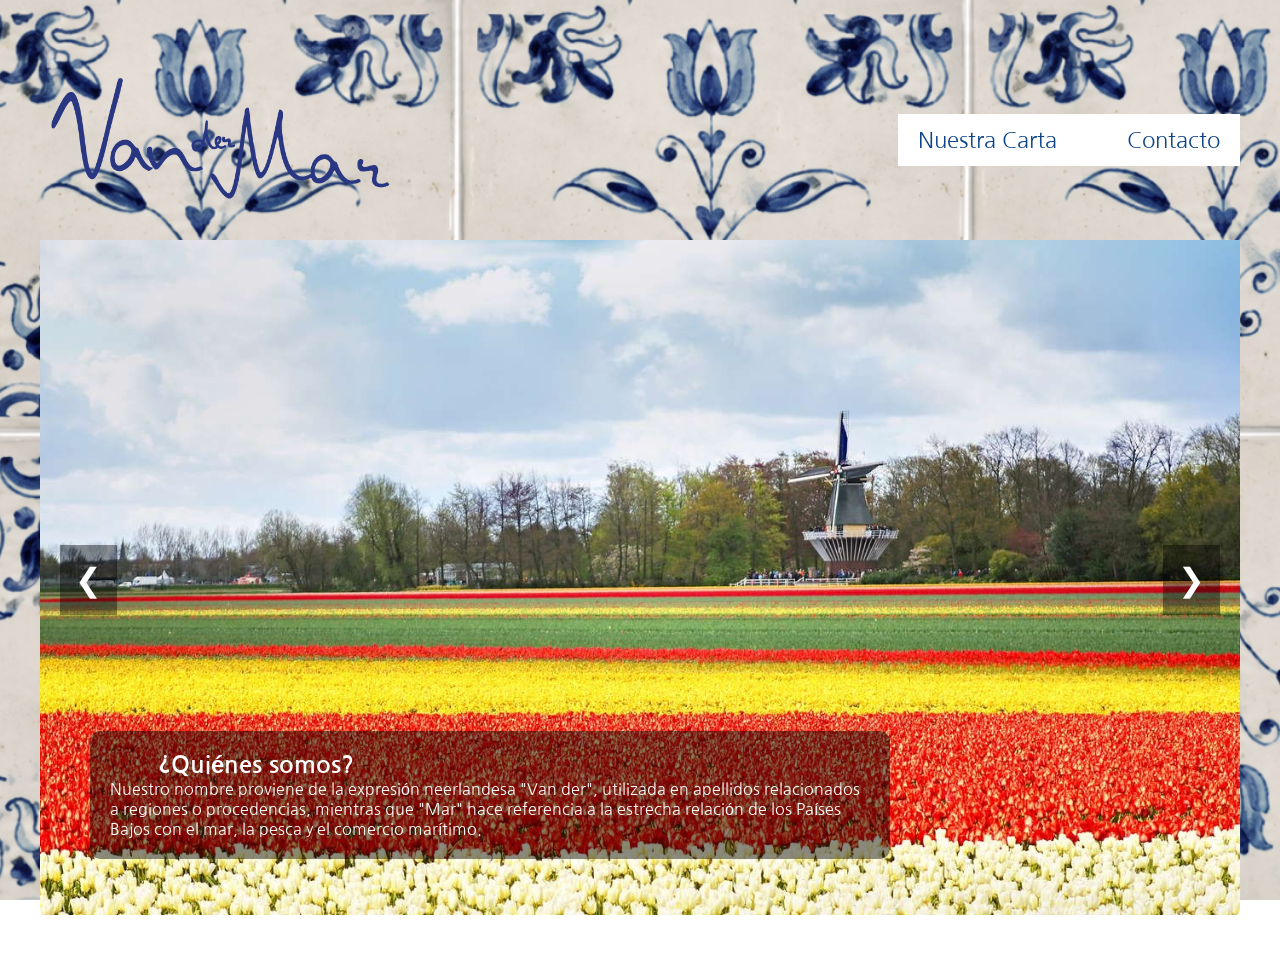
<file: index.html>
<!DOCTYPE html>
<html lang="es">
<head>
    <meta charset="UTF-8">
    <meta name="viewport" content="width=device-width, initial-scale=1.0">
    <link rel="preconnect" href="https://fonts.googleapis.com">
    <link rel="preconnect" href="https://fonts.gstatic.com" crossorigin>
    <link href="https://fonts.googleapis.com/css2?family=Nanum+Gothic&display=swap" rel="stylesheet">
    <link rel="stylesheet" href="css/estilo.css">
    
    <title>VanderMar</title>
</head>
<body>
<div class="container">
    <header><!--encabezado-->
        <a href="index.html">
            <img  id="logo" src="imagenes/Van_de_mar.png" alt="Logo"/>
        </a>
        <button class="menu-toggle">
            ☰
        </button>
        <nav class="menu"><!--titulo-->
            <ul class="menu-horizontal">
                <li><a href="#">Nuestra Carta</a>
                    <ul class="menu-vertical"> <!--menu de las cartas-->
                         <li>
                            <a href="entradas.html">Entradas</a>
                        </li>
                        <li>
                            <a href="fondos.html">Fondos</a>
                        </li>
                        <li>
                            <a href="postres.html">Postres</a>
                        </li>
                        <li>
                            <a href="bebidas.html">Bebidas</a>
                        </li>
                        <li>
                            <a href="ninos.html">Niños</a>
                        </li>
                    </ul>
                </li>
                <li><a href="contacto.html">Contacto</a></li>
            </ul>
        </nav>
    </header>
    <main >
        <section ><!--ubicacion de los textos-->
            <div class="carrusel">
                <div class="slides">
                   
                    <div class="slide">
                        <img src="imagenes/c1.jpg" alt="">
                        <div class="texto-slide">
                            <h2>¿Quiénes somos?</h2>
                            <p>
                                Nuestro nombre proviene de la expresión neerlandesa "Van der", utilizada en apellidos
                                relacionados a regiones o procedencias, mientras que "Mar" hace referencia a la estrecha
                                relación de los Países Bajos con el mar, la pesca y el comercio marítimo.
                            </p>
                        </div>
                    </div>
                    <div class="slide">
                        <img src="imagenes/c2.jpg" alt="">
                        <div class="texto-slide">
                            <h2>¿Qué hacemos?</h2>
                            <p>
                                Van der Mar es un restaurante ubicado en la zona turística de la ciudad de Trujillo que ofrece
                                una propuesta gastronómica basada exclusivamente en la cocina holandesa tradicional y
                                contemporánea.
                            </p>
                        </div>
                    </div>
                    <div class="slide">
                        <img src="imagenes/c3.jpg"alt="">
                        <div class="texto-slide">
                            <h2>Nuestro objetivo</h2>
                            <p>
                                Ofrecer una experiencia gastronómica auténtica basada en la cocina holandesa, satisfaciendo
                                las necesidades de un público que busca propuestas innovadoras, exclusivas y de alta calidad
                                en la ciudad de Trujillo.
                            </p>
                        </div>
                    </div>
                
                </div>
                    <button class="prev">
                        ❮
                    </button>
                    <button class="next">
                        ❯
                    </button>
        </section>
    </main>
    <footer>
        <!--pie de pagina-->
    </footer>
    <script src="script/script.js"></script>
</div>
</body>
</file>
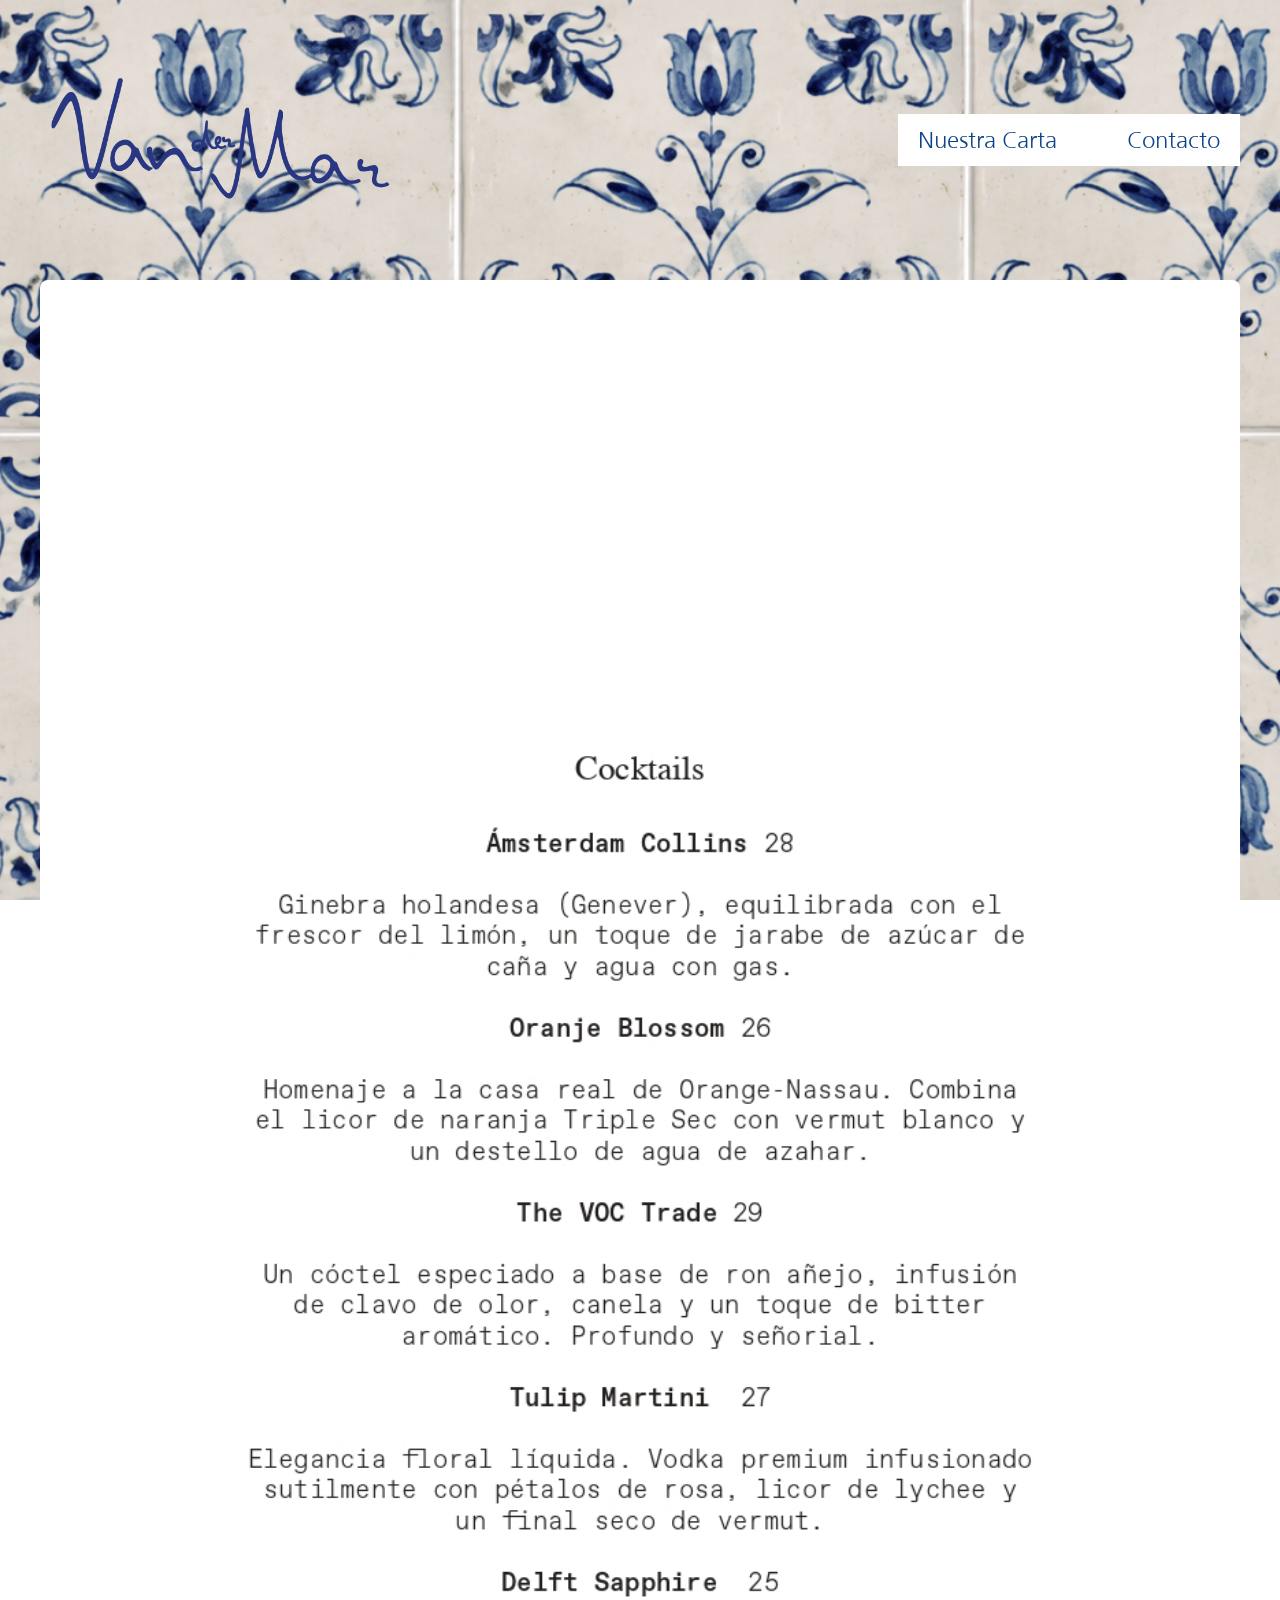
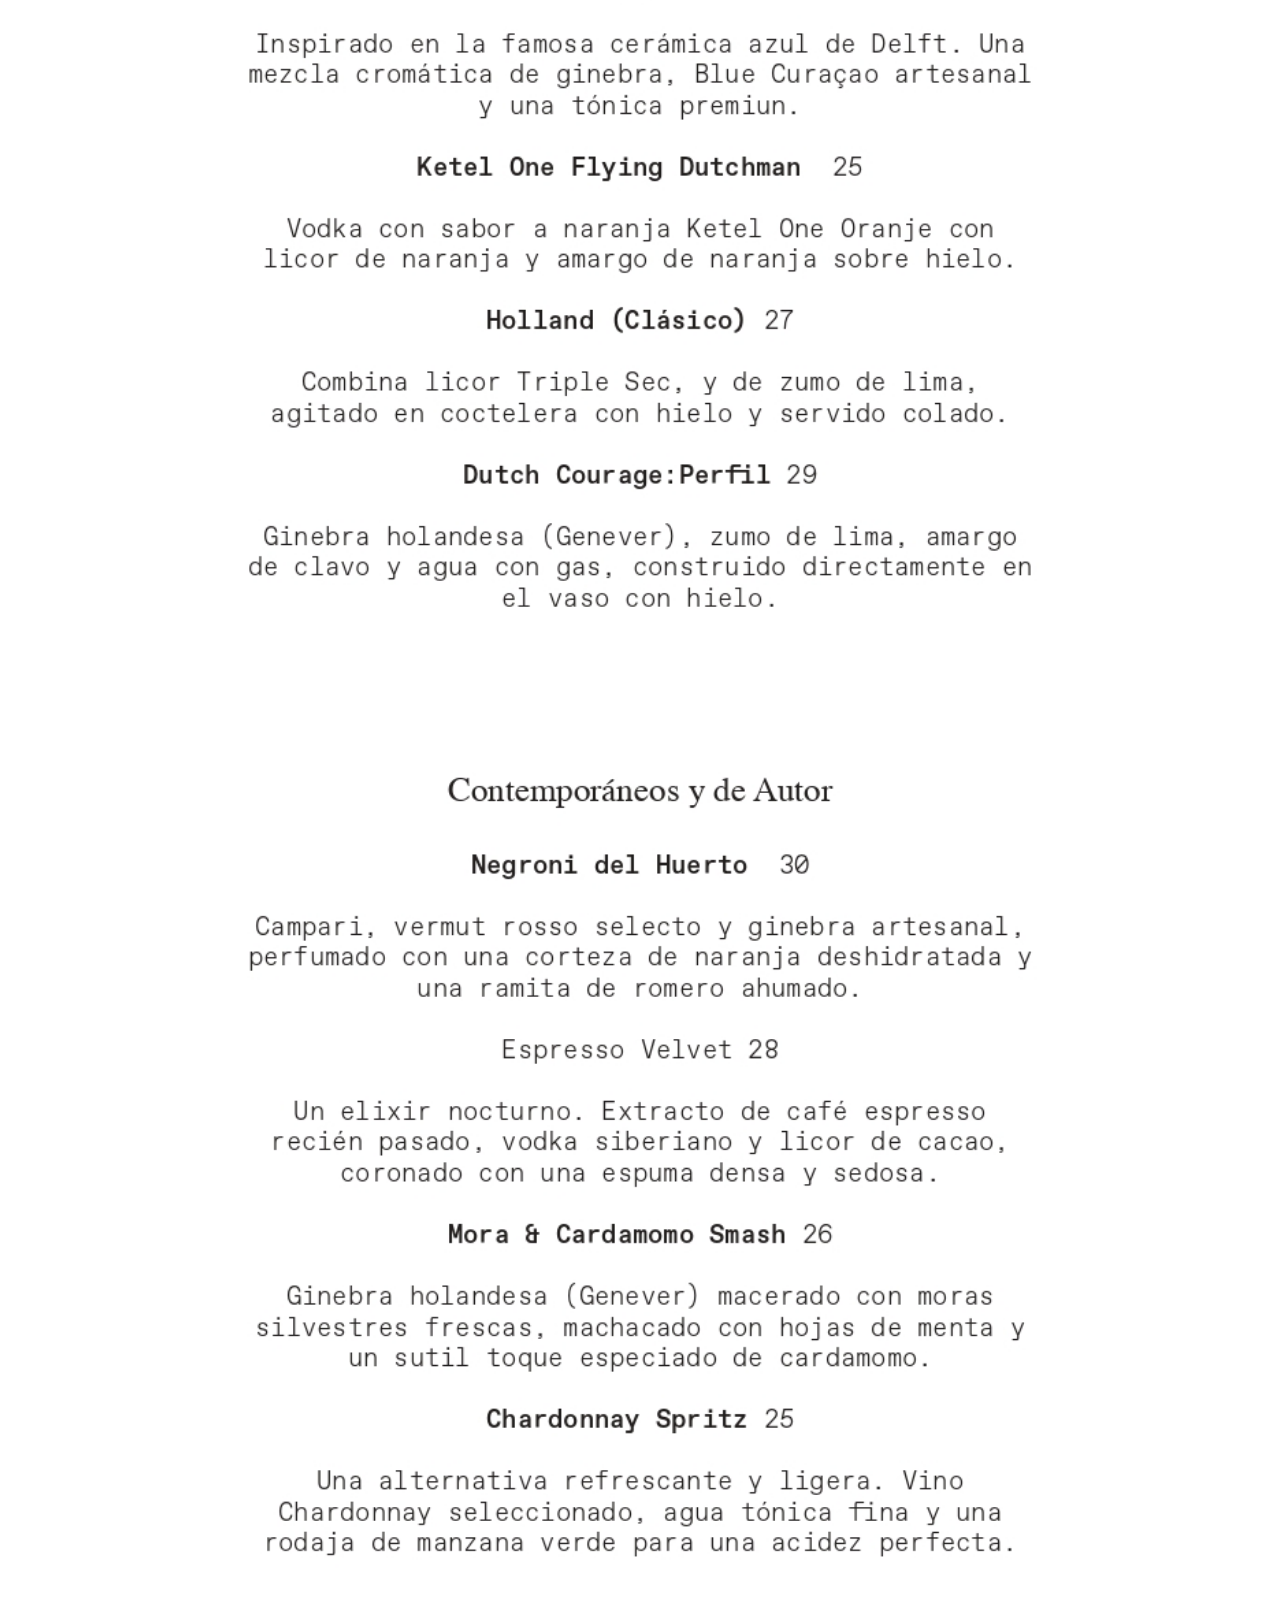
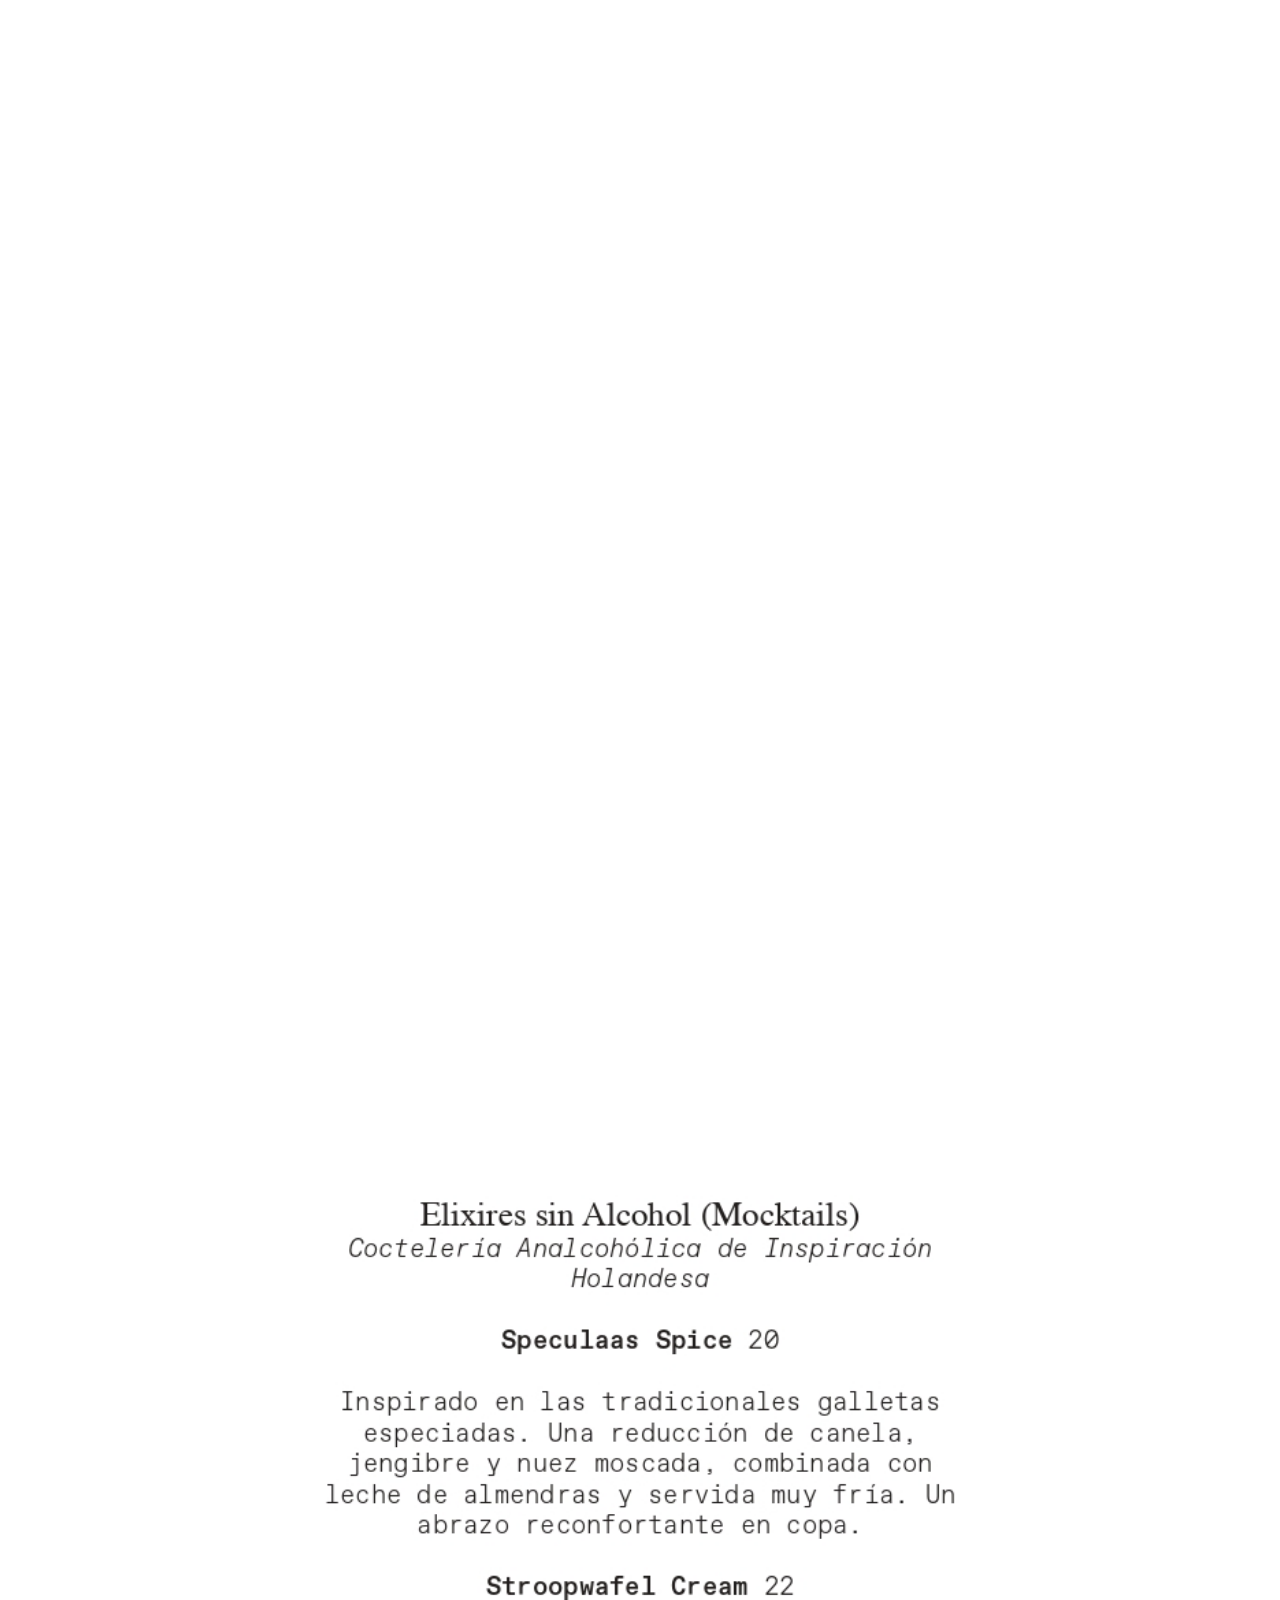
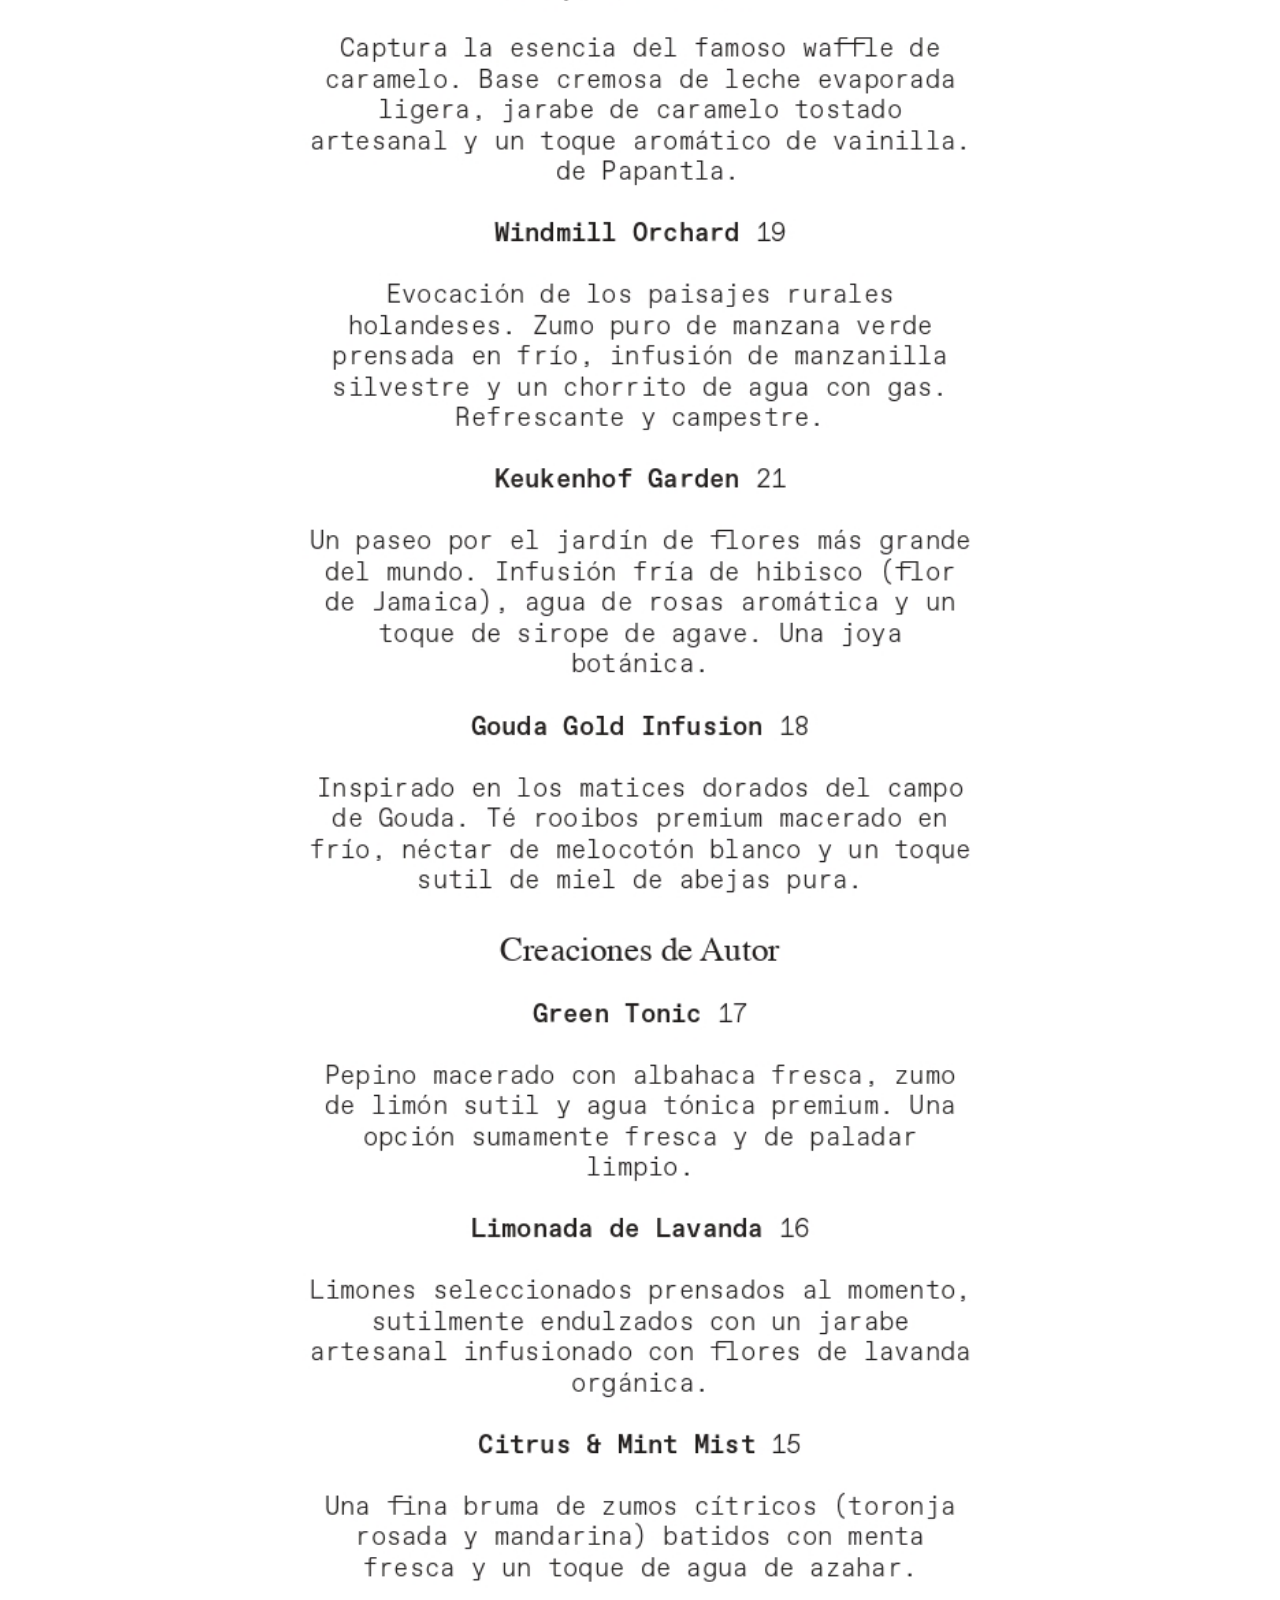
<file: bebidas.html>
<!DOCTYPE html>
<html lang="es">
<head>
    <meta charset="UTF-8">
    <meta name="viewport" content="width=device-width, initial-scale=1.0">
    <link rel="preconnect" href="https://fonts.googleapis.com">
    <link rel="preconnect" href="https://fonts.gstatic.com" crossorigin>
    <link href="https://fonts.googleapis.com/css2?family=Nanum+Gothic&display=swap" rel="stylesheet">
    <link rel="stylesheet" href="css/estilo.css">
    <title>Carta</title>
</head>
<body>
    <div class="container">
    <header><!--encabezado-->
        <a href="index.html">
            <img  id="logo" src="imagenes/Van_de_mar.png" alt="Logo"/>
        </a>
        <button class="menu-toggle">
            ☰
        </button>
        <nav class="menu"><!--titulo-->
            <ul class="menu-horizontal">
                <li><a href="#">Nuestra Carta</a>
                    <ul class="menu-vertical"> <!--menu de las cartas-->
                        <li>
                            <a href="e_f.html">Entradas y Fondos</a>
                        </li>
                        <li>
                            <a href="postres.html">Postres</a>
                        </li>
                        <li>
                            <a href="bebidas.html">Bebidas</a>
                        </li>
                        <li>
                            <a href="ninos.html">Niños</a>
                        </li>
                    </ul>
                </li>
                <li><a href="contacto.html">Contacto</a></li>
            </ul>
        </nav>
    </header>
        <main >
            <!---<h1 class="titulo">Carta de Entradas y Platos de fondo</h1>-->
            <section class="carta_fondos">
                <img src="imagenes/carta_bebidas/Carta_1.jpg" alt="">
                <img src="imagenes/carta_bebidas/Carta_2.jpg" alt="">
            </section>
        </main>
    <footer>
        <!--pie de pagina-->
    </footer>
    <script src="script/script.js"></script>
    </div>
</body>
</file>
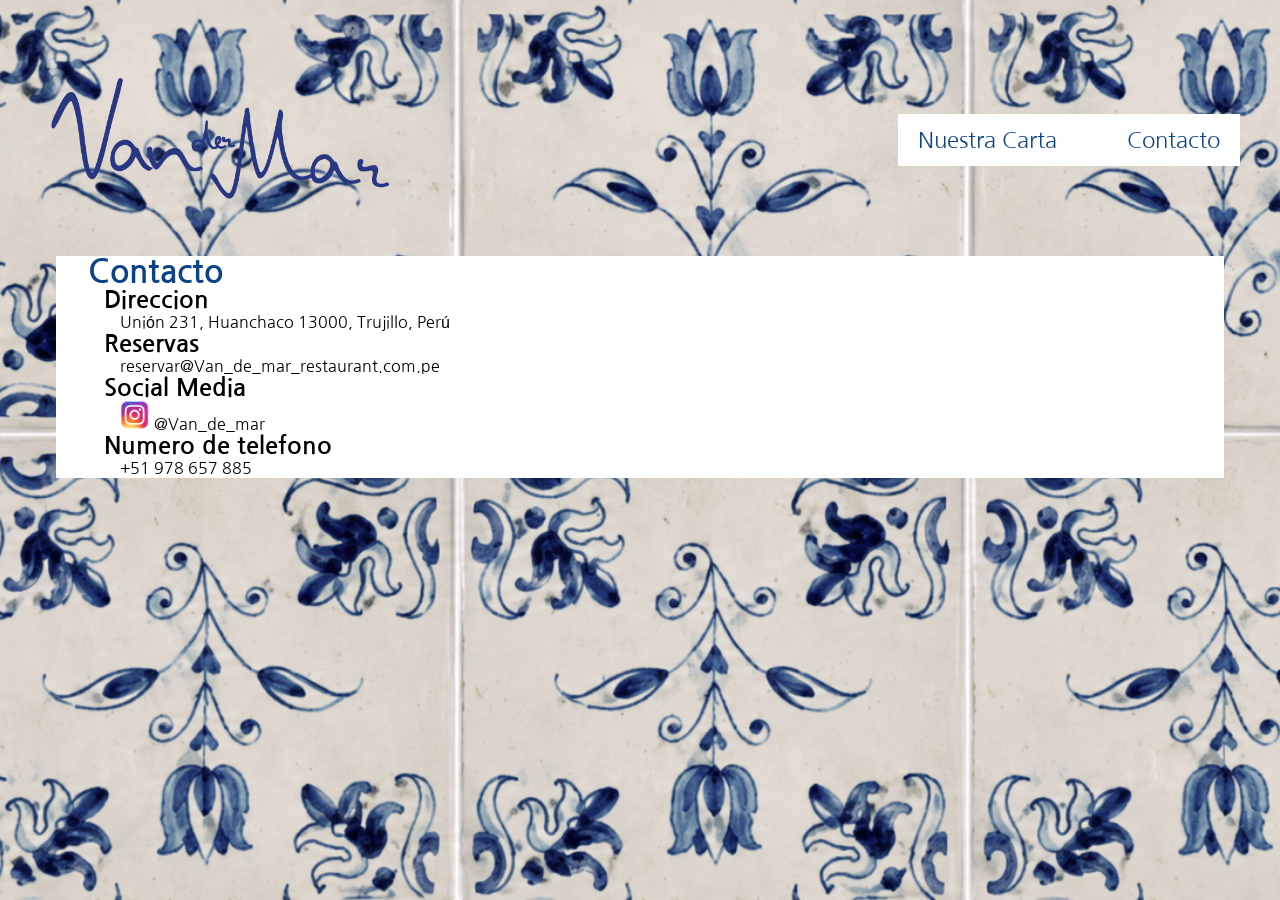
<file: contacto.html>
<!DOCTYPE html>
<html lang="es">
<head>
    <meta charset="UTF-8">
    <meta name="viewport" content="width=device-width, initial-scale=1.0">
    <link rel="preconnect" href="https://fonts.googleapis.com">
    <link rel="preconnect" href="https://fonts.gstatic.com" crossorigin>
    <link href="https://fonts.googleapis.com/css2?family=Nanum+Gothic&display=swap" rel="stylesheet">
    <link rel="stylesheet" href="css/estilo.css">
    <title>Carta</title>
</head>
<body>
    <div class="container">
    <header><!--encabezado-->
        <a href="index.html">
            <img  id="logo" src="imagenes/Van_de_mar.png" alt="Logo"/>
        </a> 
        <button class="menu-toggle">
            ☰
        </button>
        <nav class="menu"><!--titulo-->
            <ul class="menu-horizontal">
                <li><a href="#">Nuestra Carta</a>
                    <ul class="menu-vertical"> <!--menu de las cartas-->
                         <li>
                            <a href="entradas.html">Entradas</a>
                        </li>
                        <li>
                            <a href="fondos.html">Fondos</a>
                        </li>
                        <li>
                            <a href="postres.html">Postres</a>
                        </li>
                        <li>
                            <a href="bebidas.html">Bebidas</a>
                        </li>
                        <li>
                            <a href="ninos.html">Niños</a>
                        </li>
                    </ul>
                </li>
                <li><a href="contacto.html">Contacto</a></li>
            </ul>
        </nav>
    </header>
    <main >
        <div class="contacto">
            <h1 class="titulo">Contacto</h1>
                <h2> Direccion</h2>
                    <a class="txt_c">Unión 231, Huanchaco 13000, Trujillo, Perú</a>
                <h2> Reservas</h2>
                    <a class="txt_c">reservar@Van_de_mar_restaurant.com.pe</a> 
                <h2> Social Media</h2>
                    <a class="txt_c"><img src="imagenes/insta.jfif" width="30 px"alt=""> @Van_de_mar </a><a></a>
                <h2> Numero de telefono</h2>
                    <a class="txt_c">+51 978 657 885</a>
        </div>
        
    </main>
    <footer>
        <!--pie de pagina-->
    </footer>
    <script src="script/script.js"></script>
    </div>
</body>
</file>
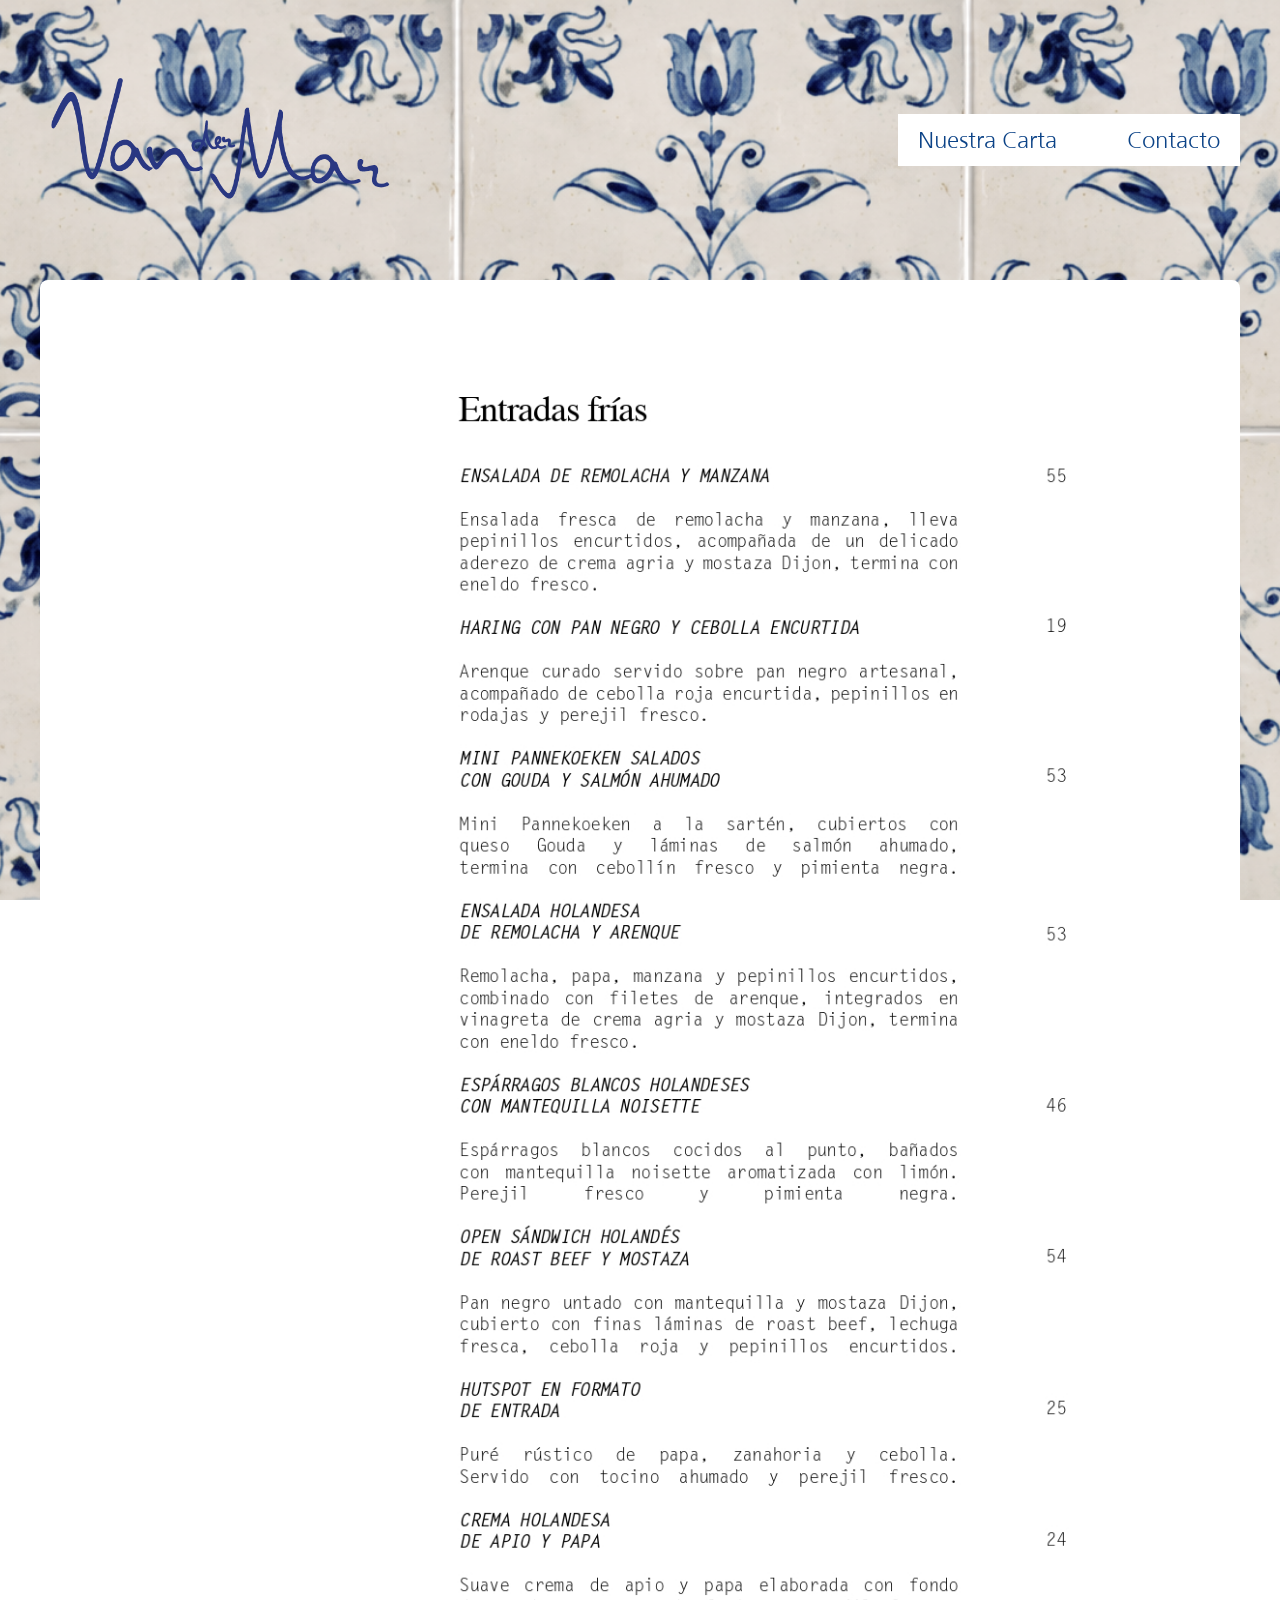
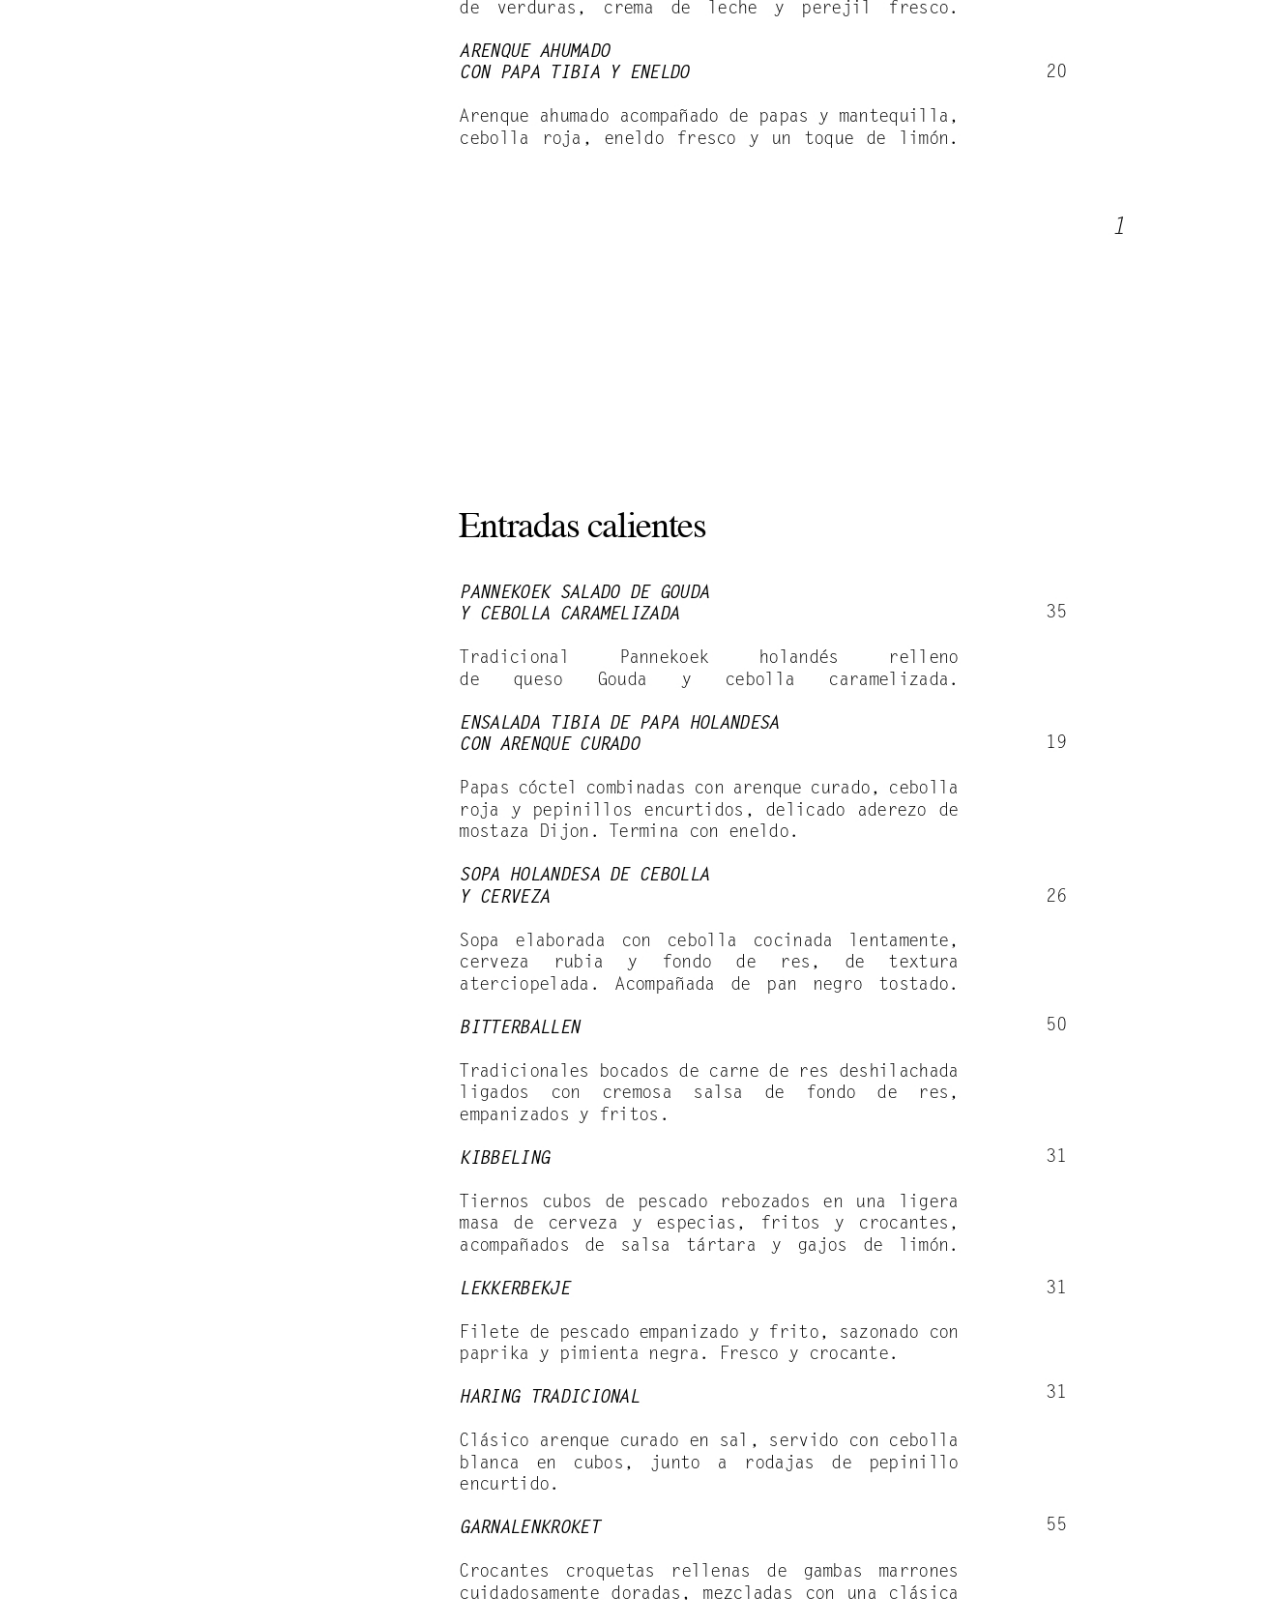
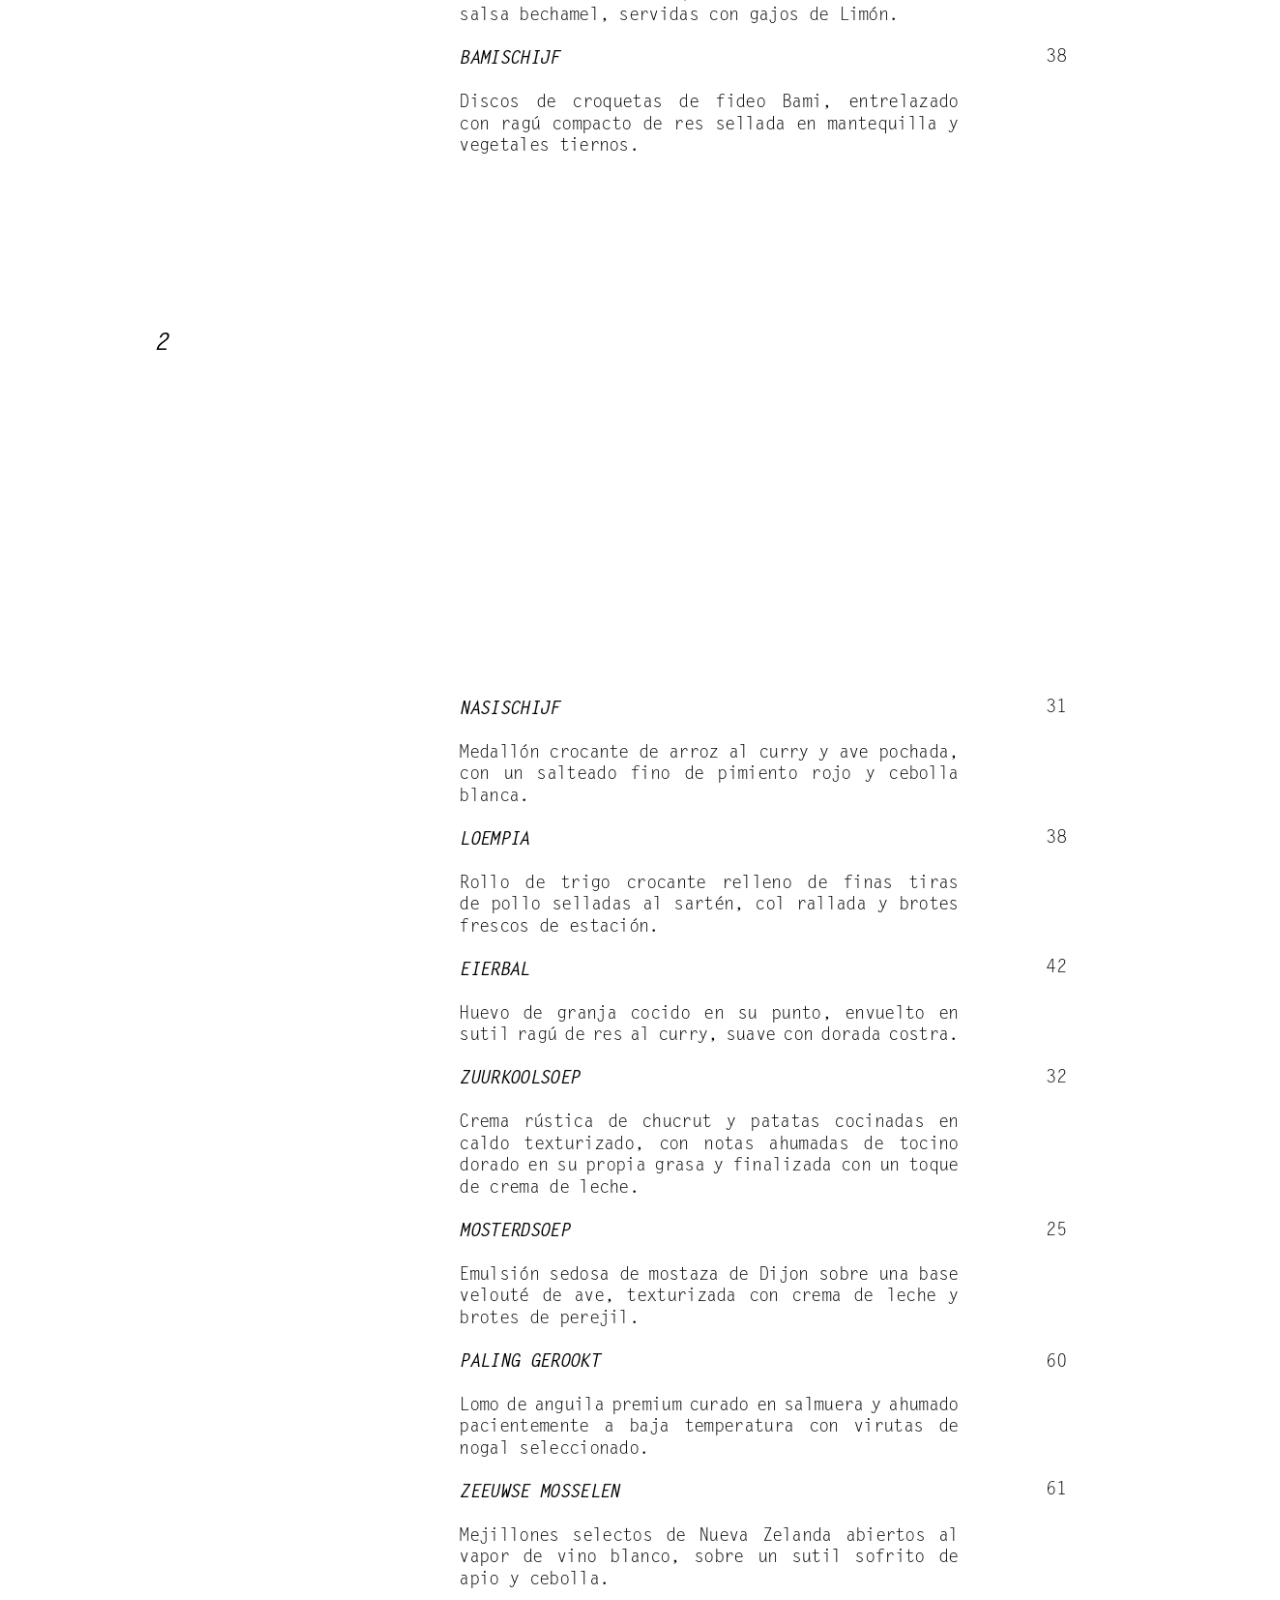
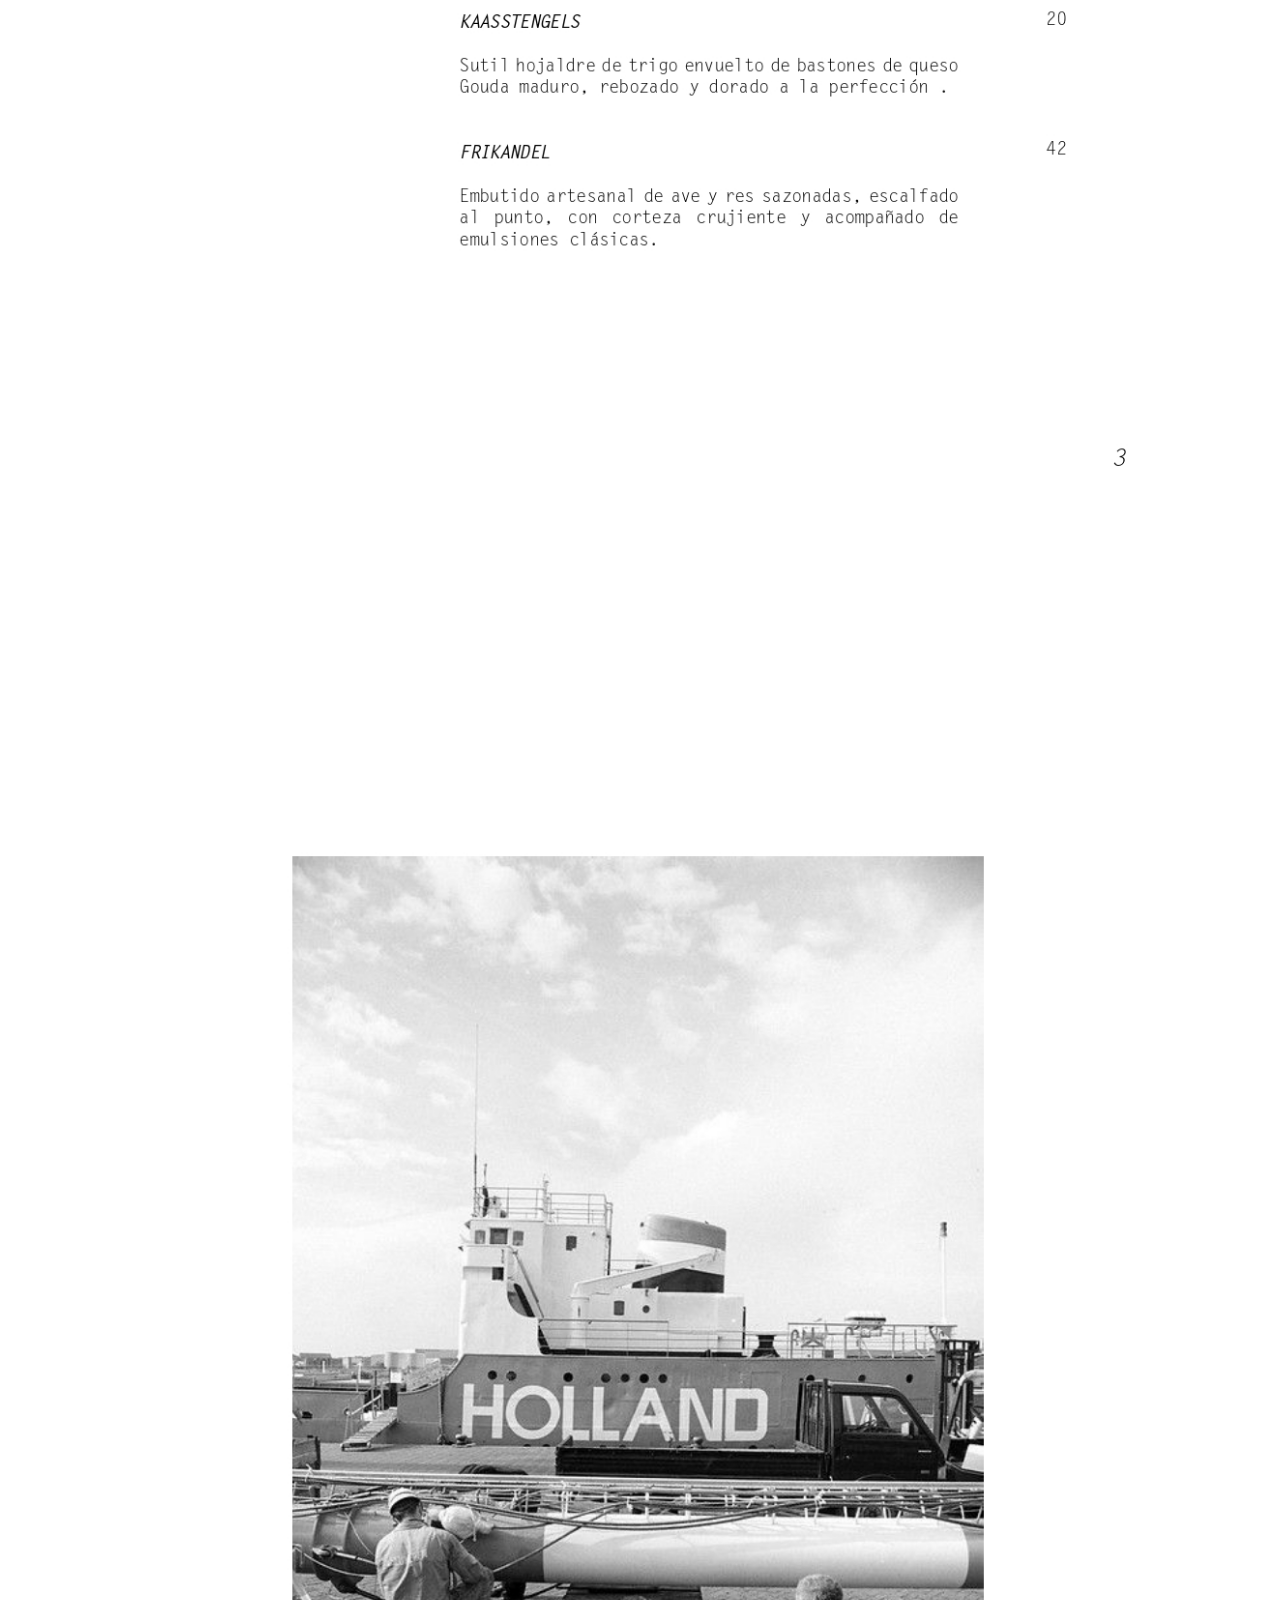
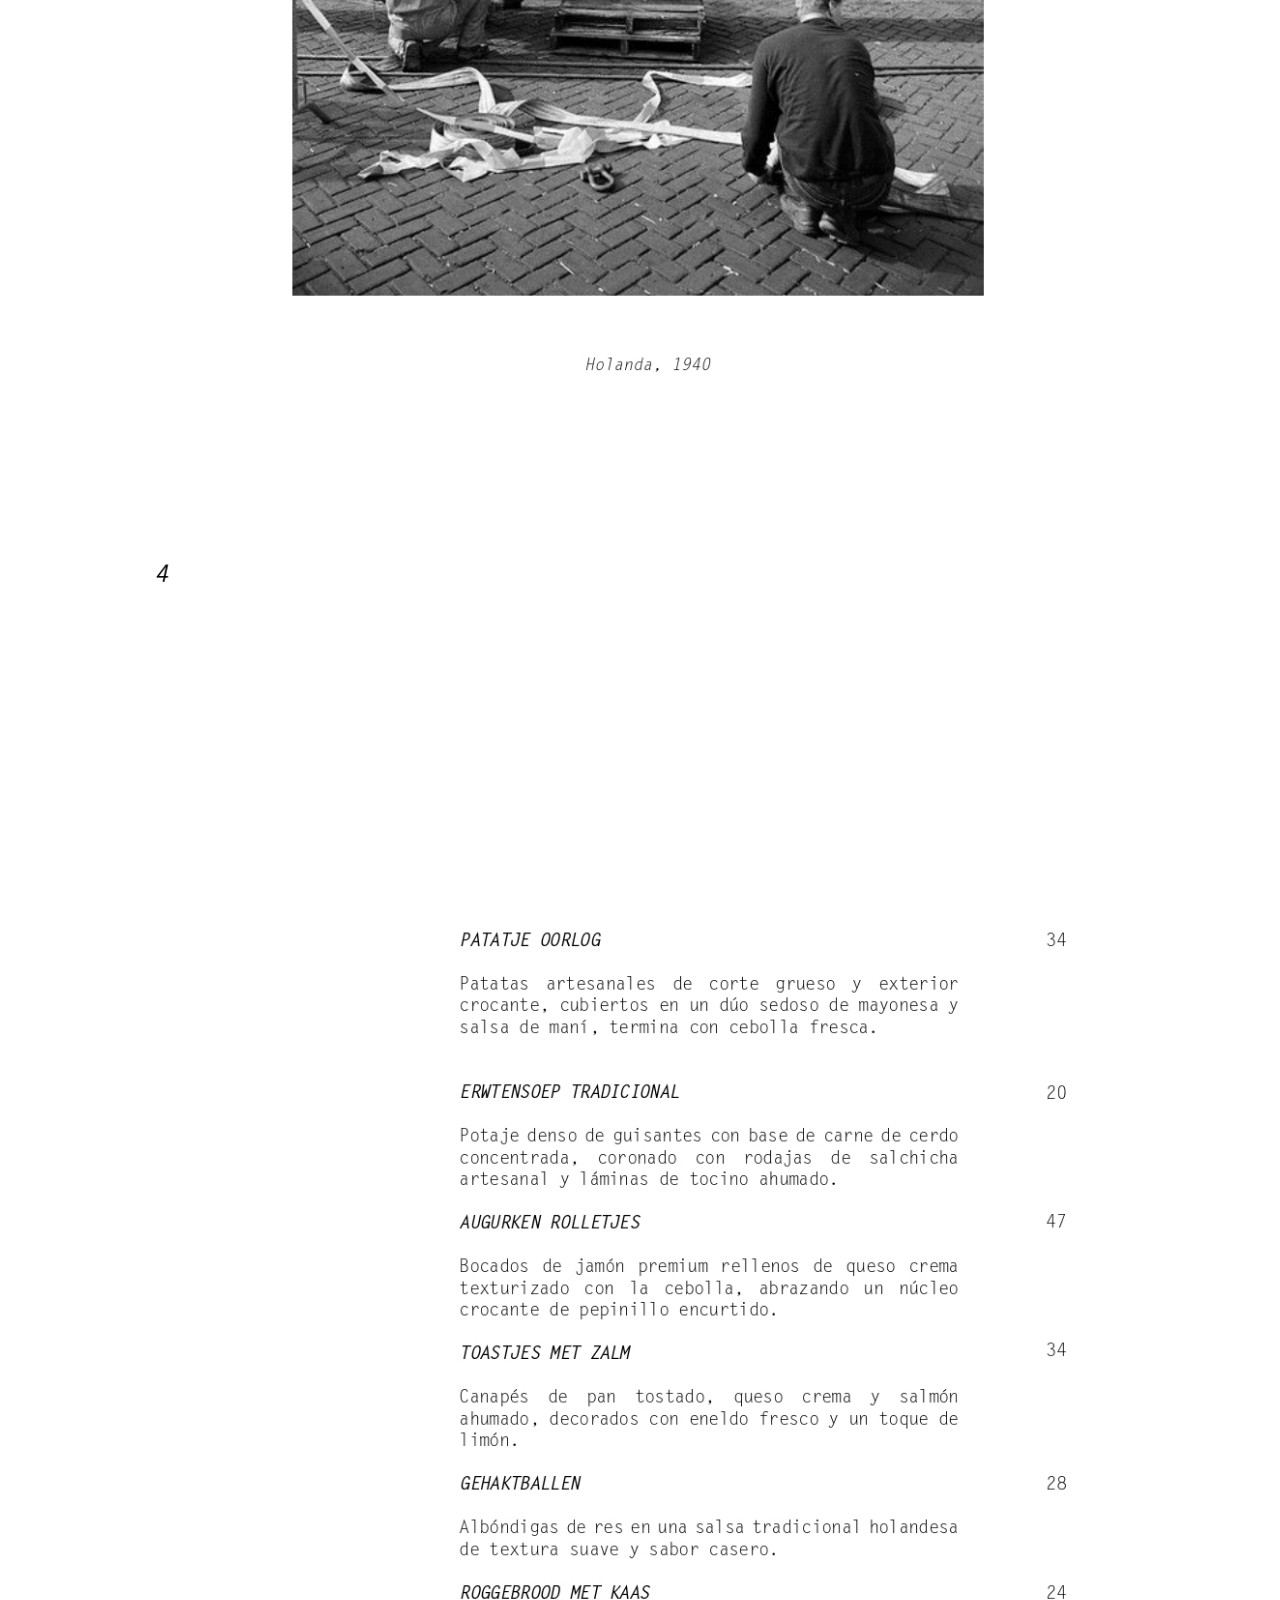
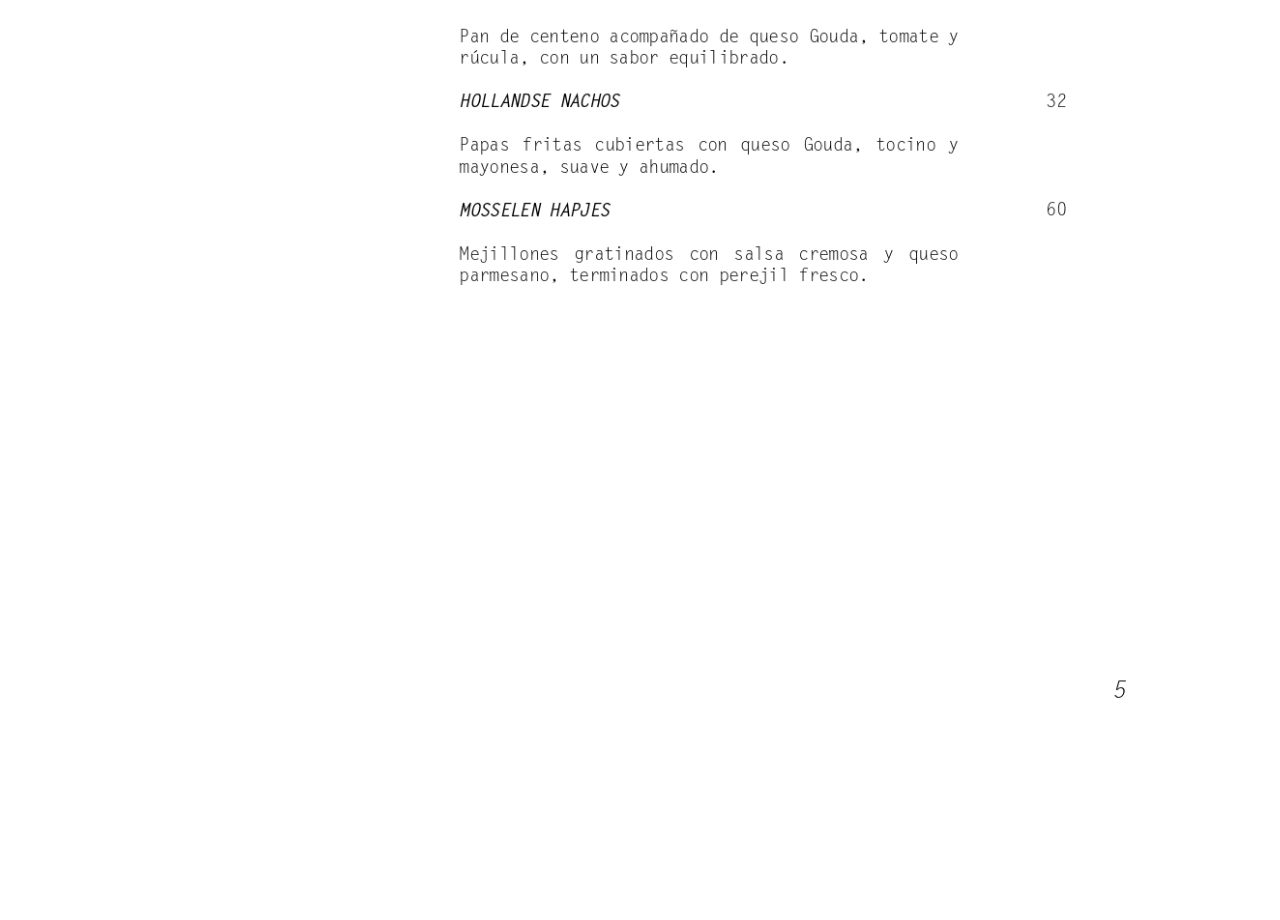
<file: entradas.html>
<!DOCTYPE html>
<html lang="es">
<head>
    <meta charset="UTF-8">
    <meta name="viewport" content="width=device-width, initial-scale=1.0">
    <link rel="preconnect" href="https://fonts.googleapis.com">
    <link rel="preconnect" href="https://fonts.gstatic.com" crossorigin>
    <link href="https://fonts.googleapis.com/css2?family=Nanum+Gothic&display=swap" rel="stylesheet">
    <link rel="stylesheet" href="css/estilo.css">
    <title>Carta</title>
</head>
<body>
    <div class="container">
    <header><!--encabezado-->
        <a href="index.html">
            <img  id="logo" src="imagenes/Van_de_mar.png" alt="Logo"/>
        </a> 
        <button class="menu-toggle">
            ☰
        </button>
        <nav class="menu"><!--titulo-->
            <ul class="menu-horizontal">
                <li><a href="#">Nuestra Carta</a>
                    <ul class="menu-vertical"> <!--menu de las cartas-->
                        <li>
                            <a href="entradas.html">Entradas</a>
                        </li>
                        <li>
                            <a href="fondos.html".html">Fondos</a>
                        </li>
                        <li>
                            <a href="postres.html">Postres</a>
                        </li>
                        <li>
                            <a href="bebidas.html">Bebidas</a>
                        </li>
                        <li>
                            <a href="ninos.html">Niños</a>
                        </li>
                    </ul>
                </li>
                <li><a href="contacto.html">Contacto</a></li>
            </ul>
        </nav>
    </header>
        <main >
            <!---<h1 class="titulo">Carta de Entradas y Platos de fondo</h1>-->
            <section class="carta_fondos">
                <img src="imagenes/carta_entradas/Carta_1.jpg" alt="">
                <img src="imagenes/carta_entradas/Carta_2.jpg" alt="">
                <img src="imagenes/carta_entradas/Carta_3.jpg" alt="">
                <img src="imagenes/carta_entradas/Carta_4.jpg" alt="">
                <img src="imagenes/carta_entradas/Carta_5.jpg" alt="">
            </section>
        </main>
    <footer>
        <!--pie de pagina-->
    </footer>
    <script src="script/script.js"></script>
    </div>
</body>
</file>
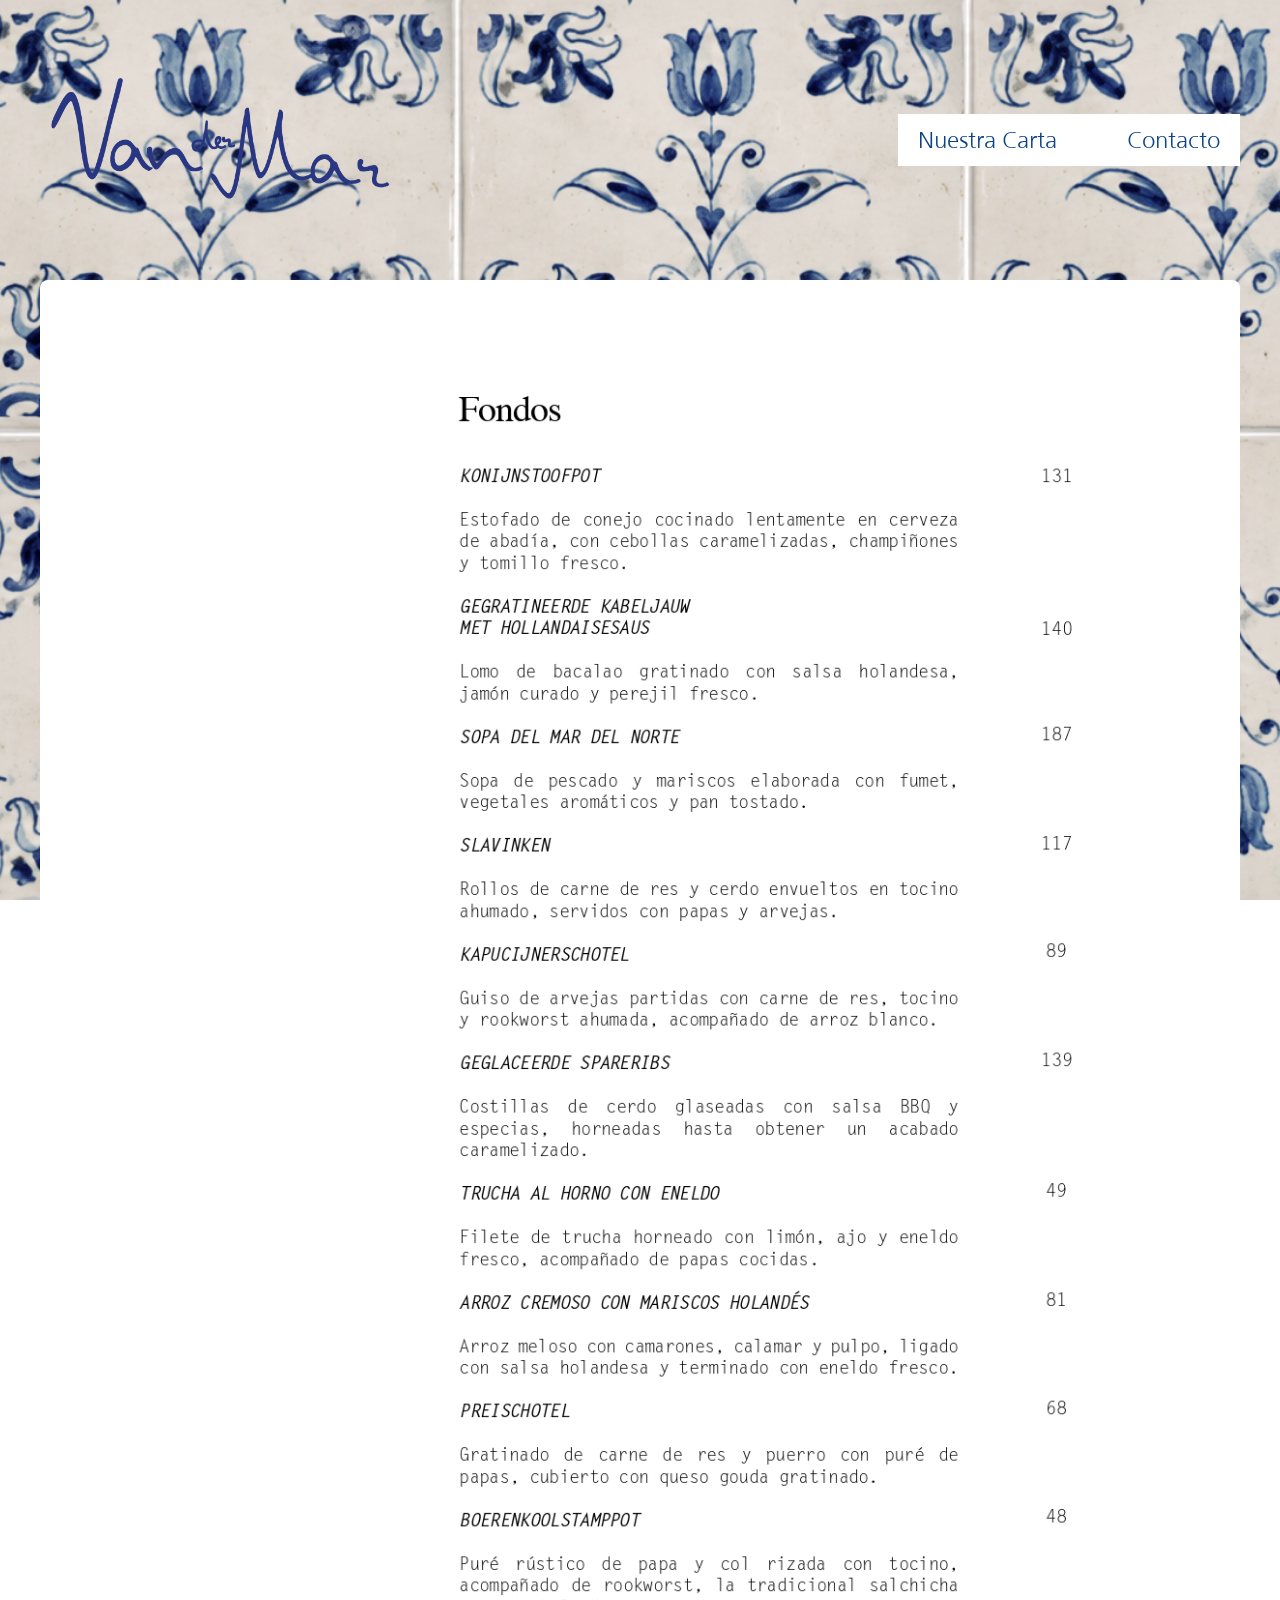
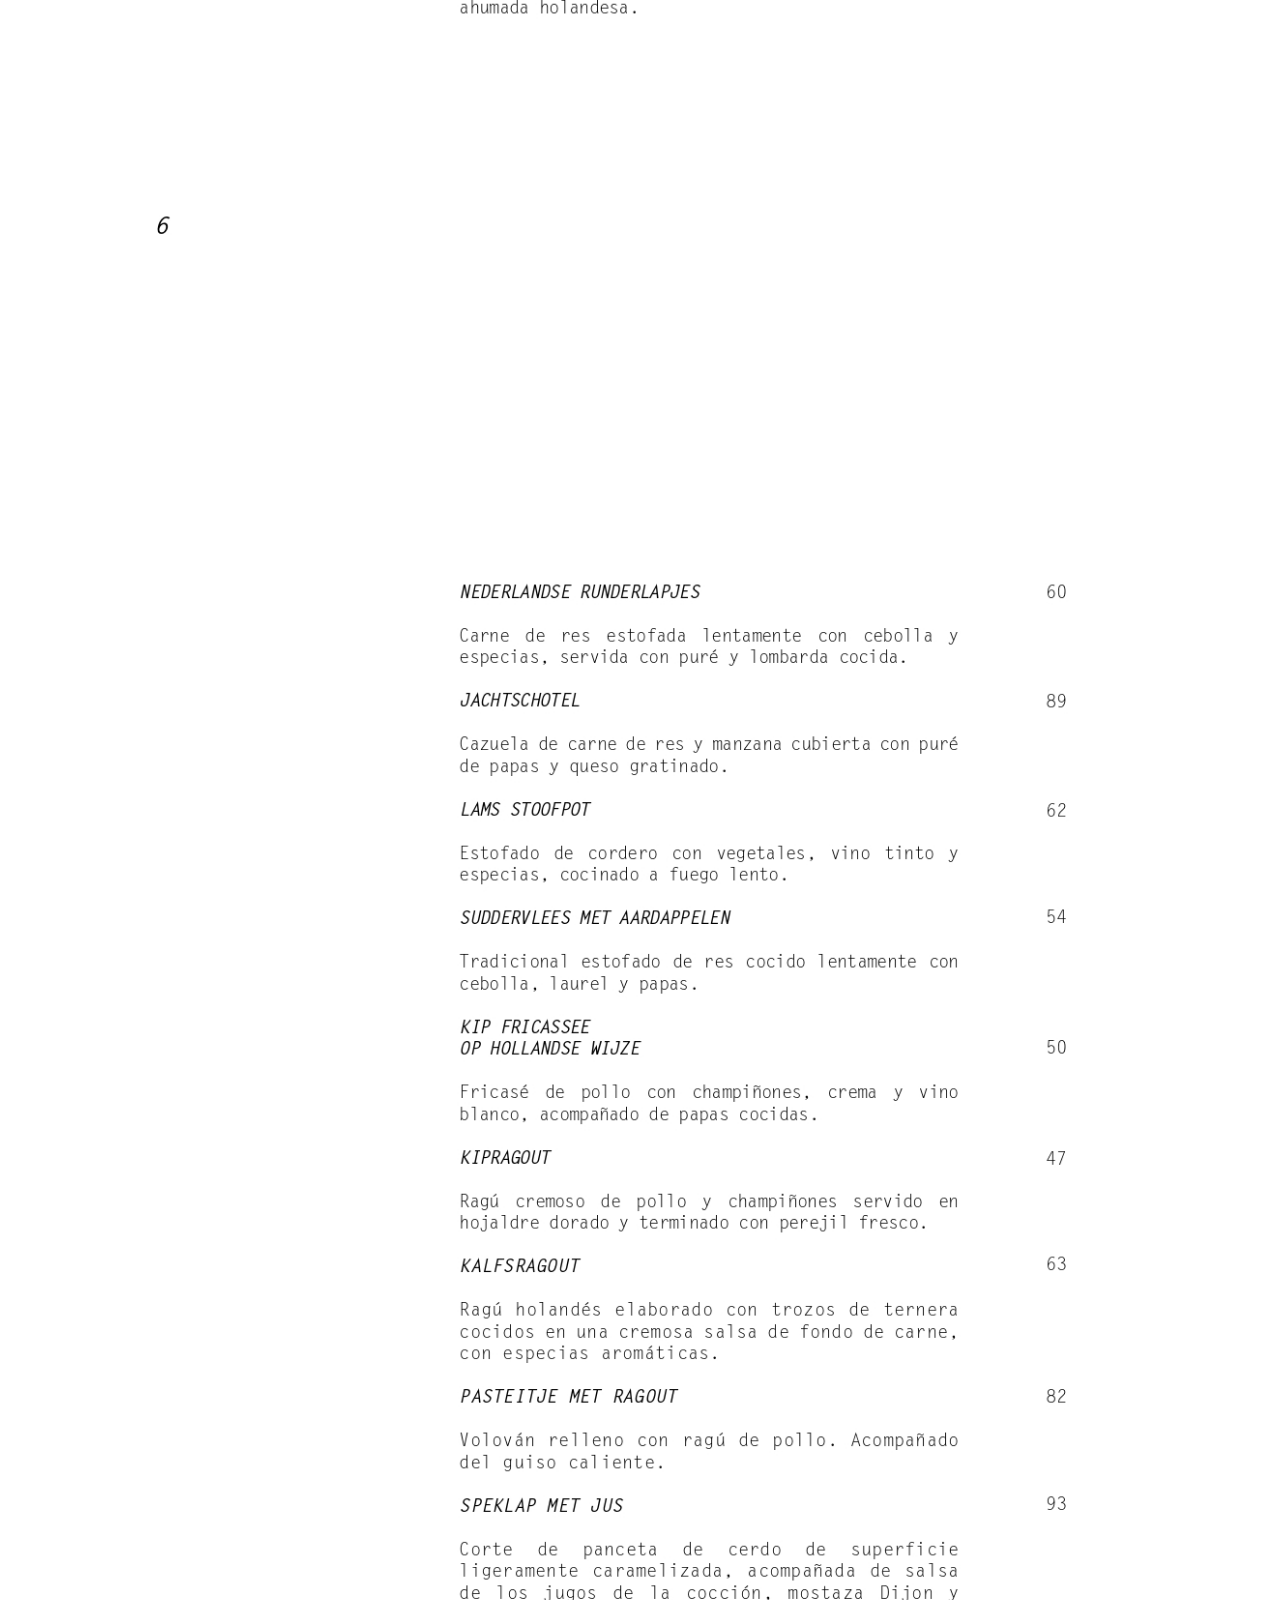
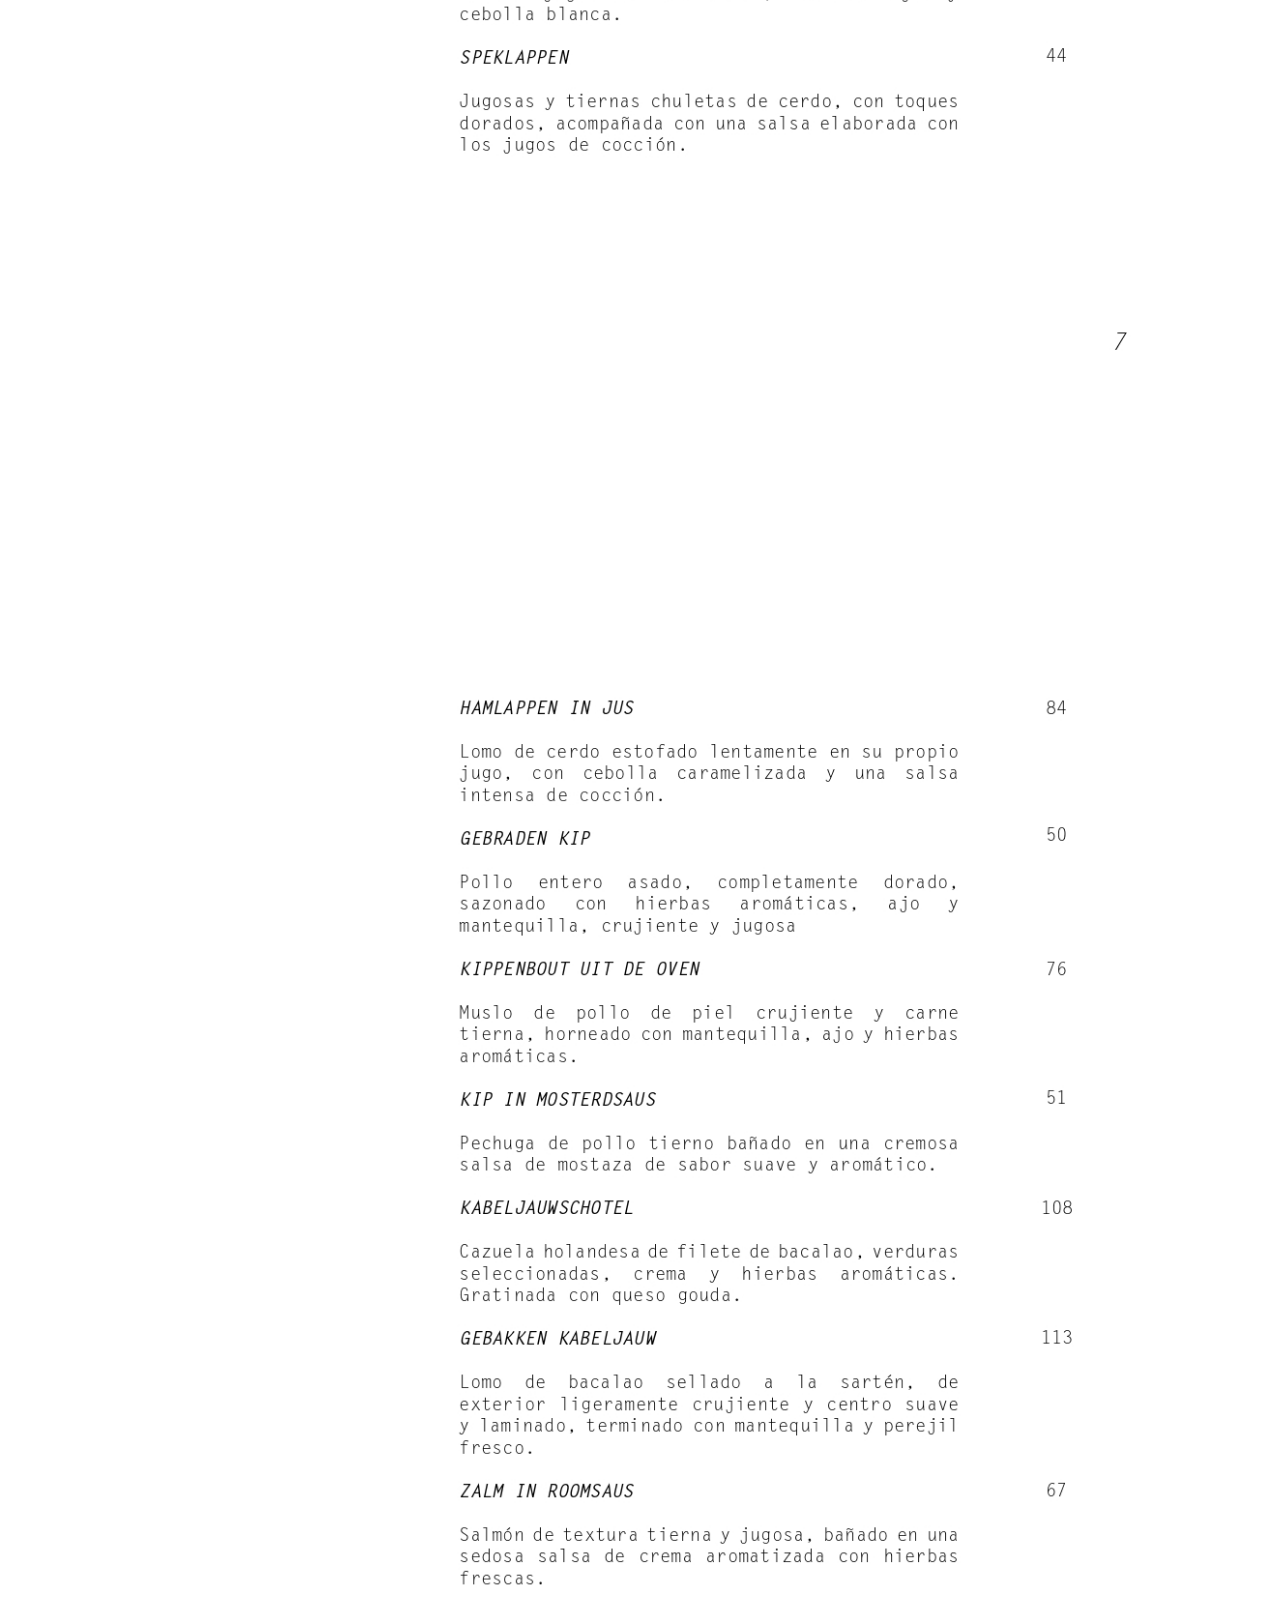
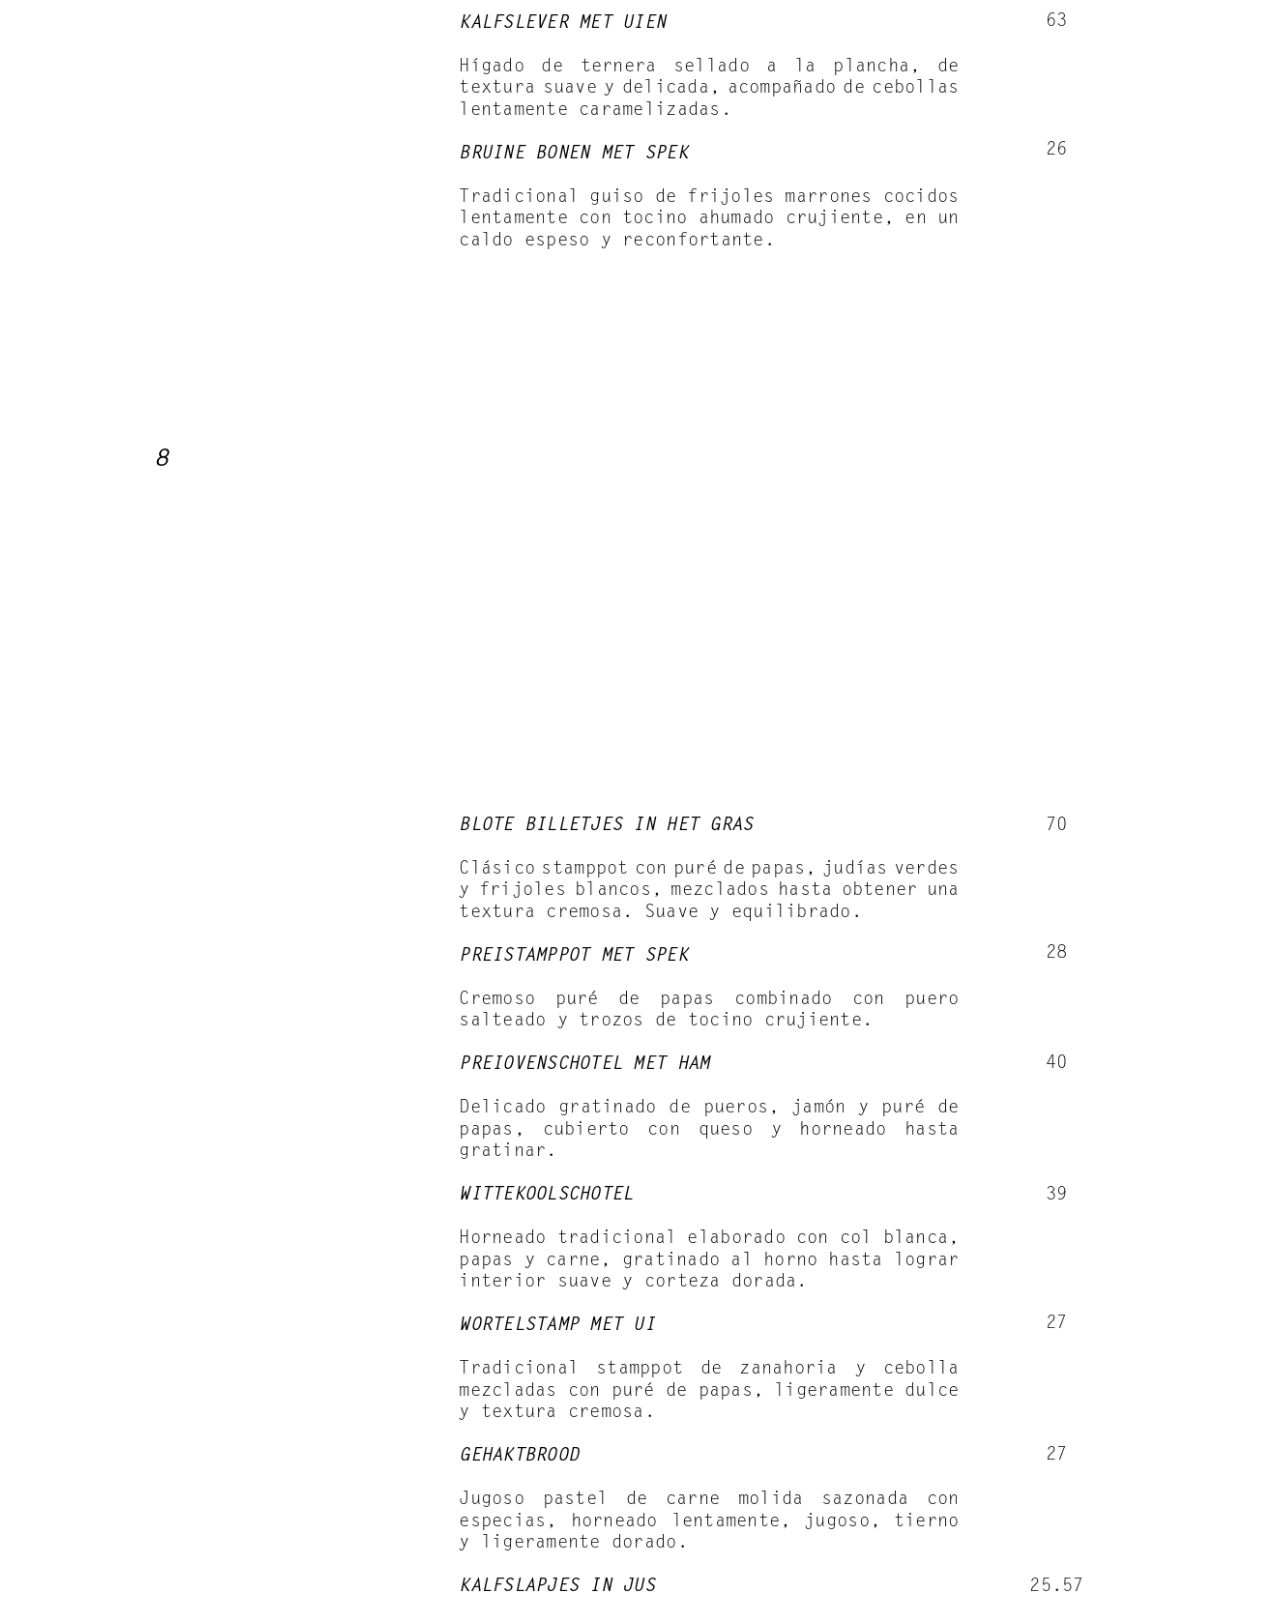
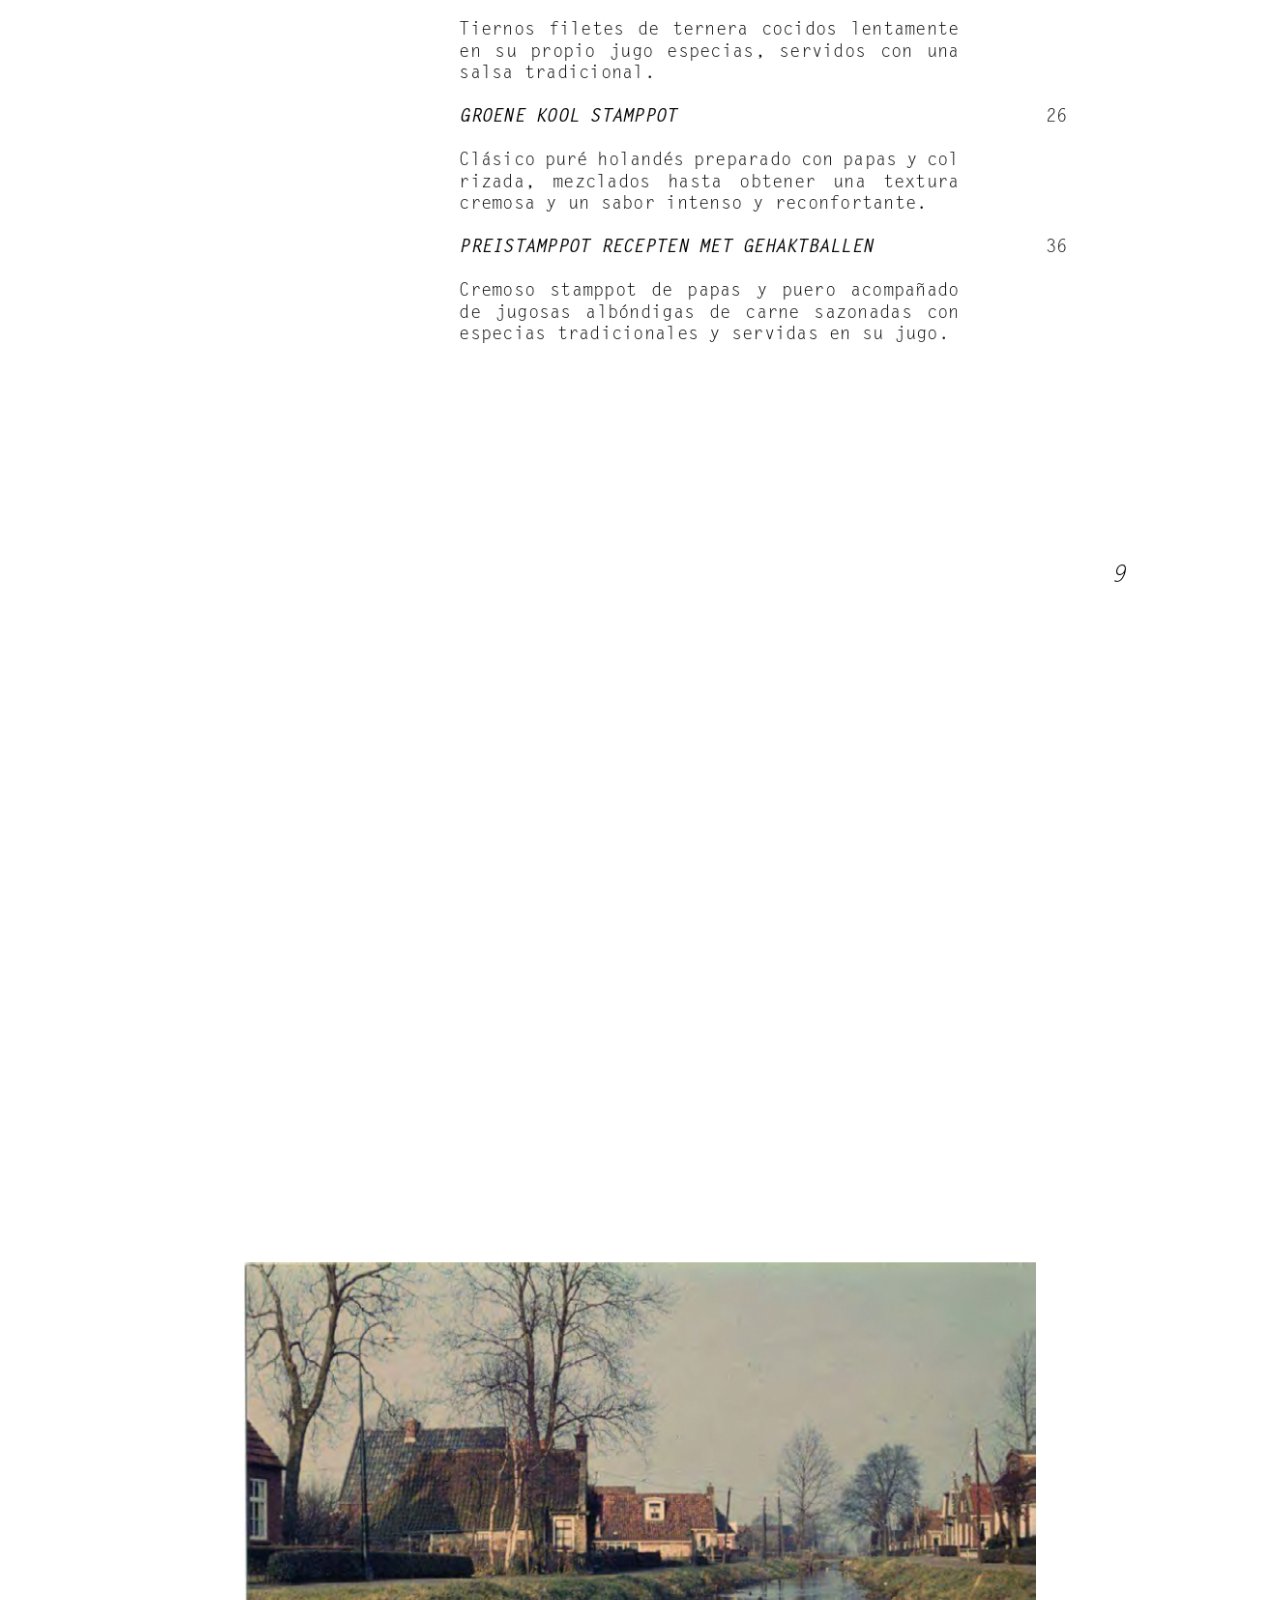
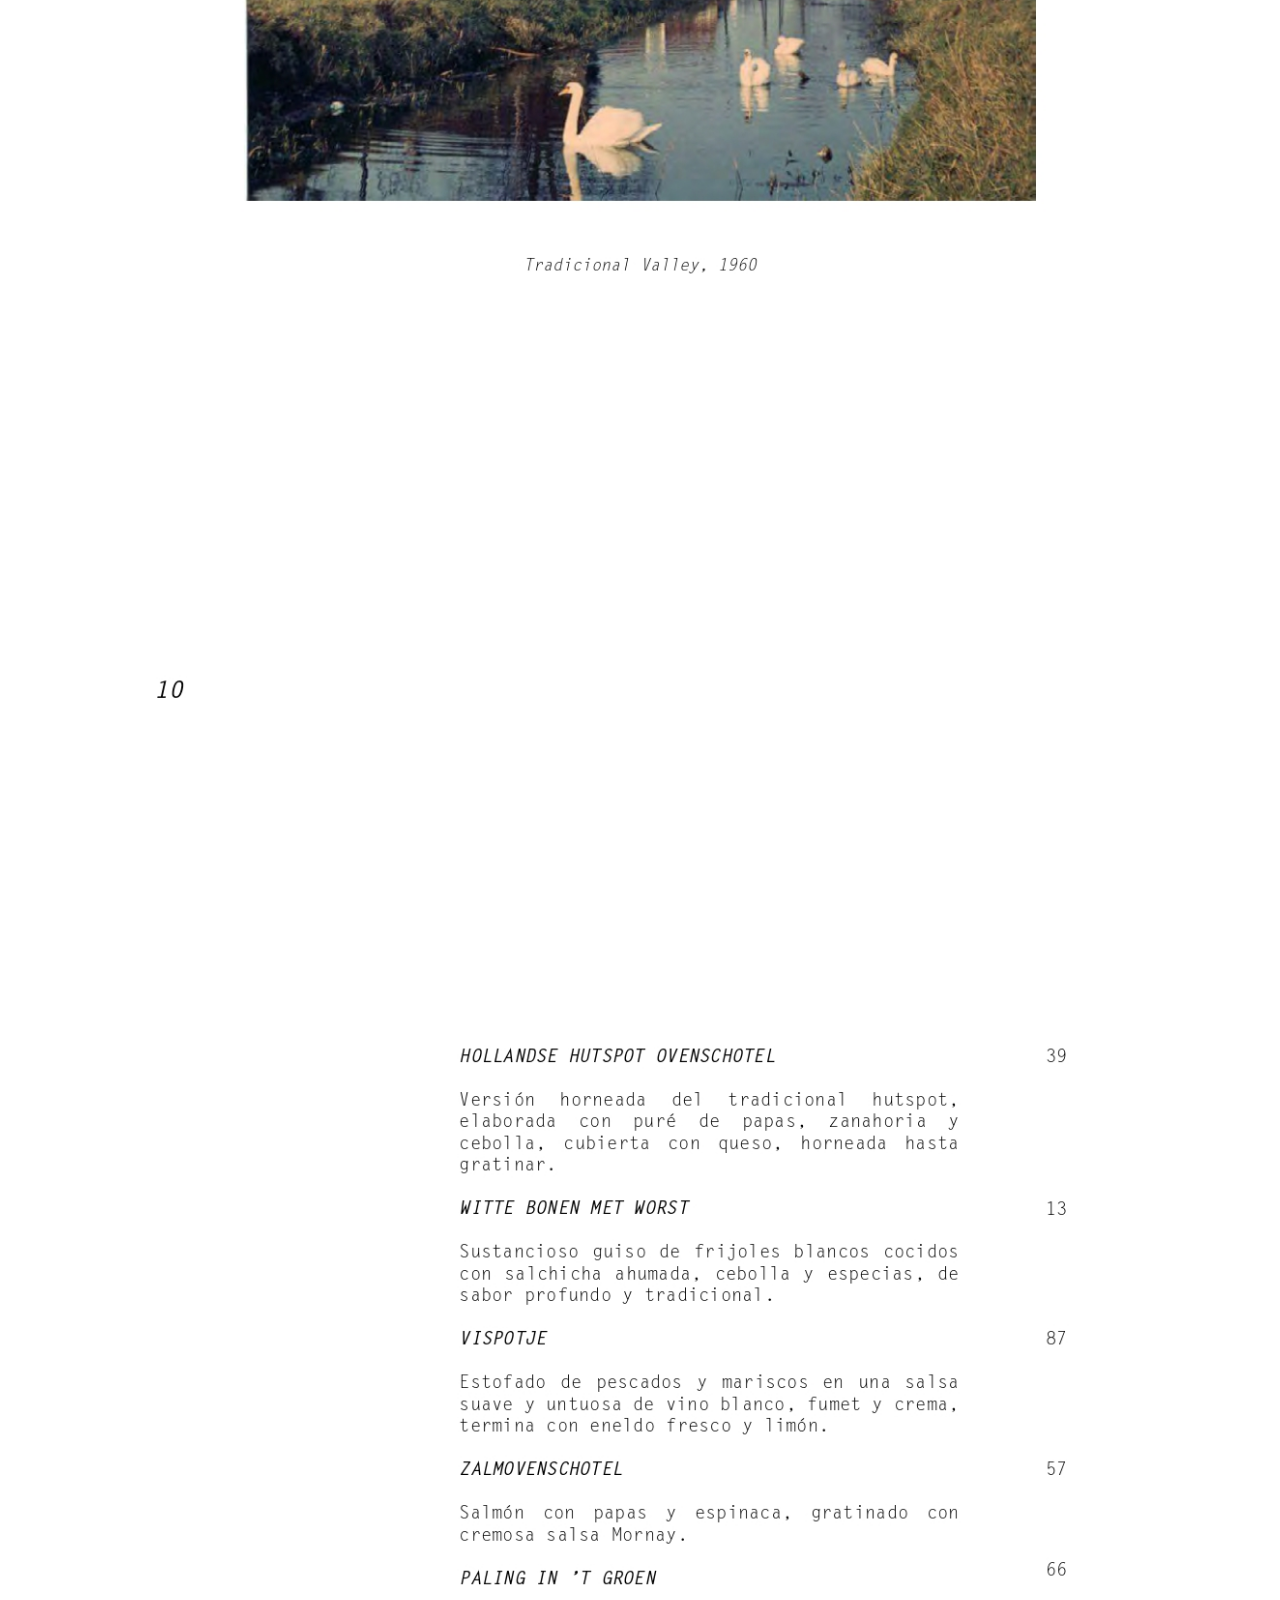
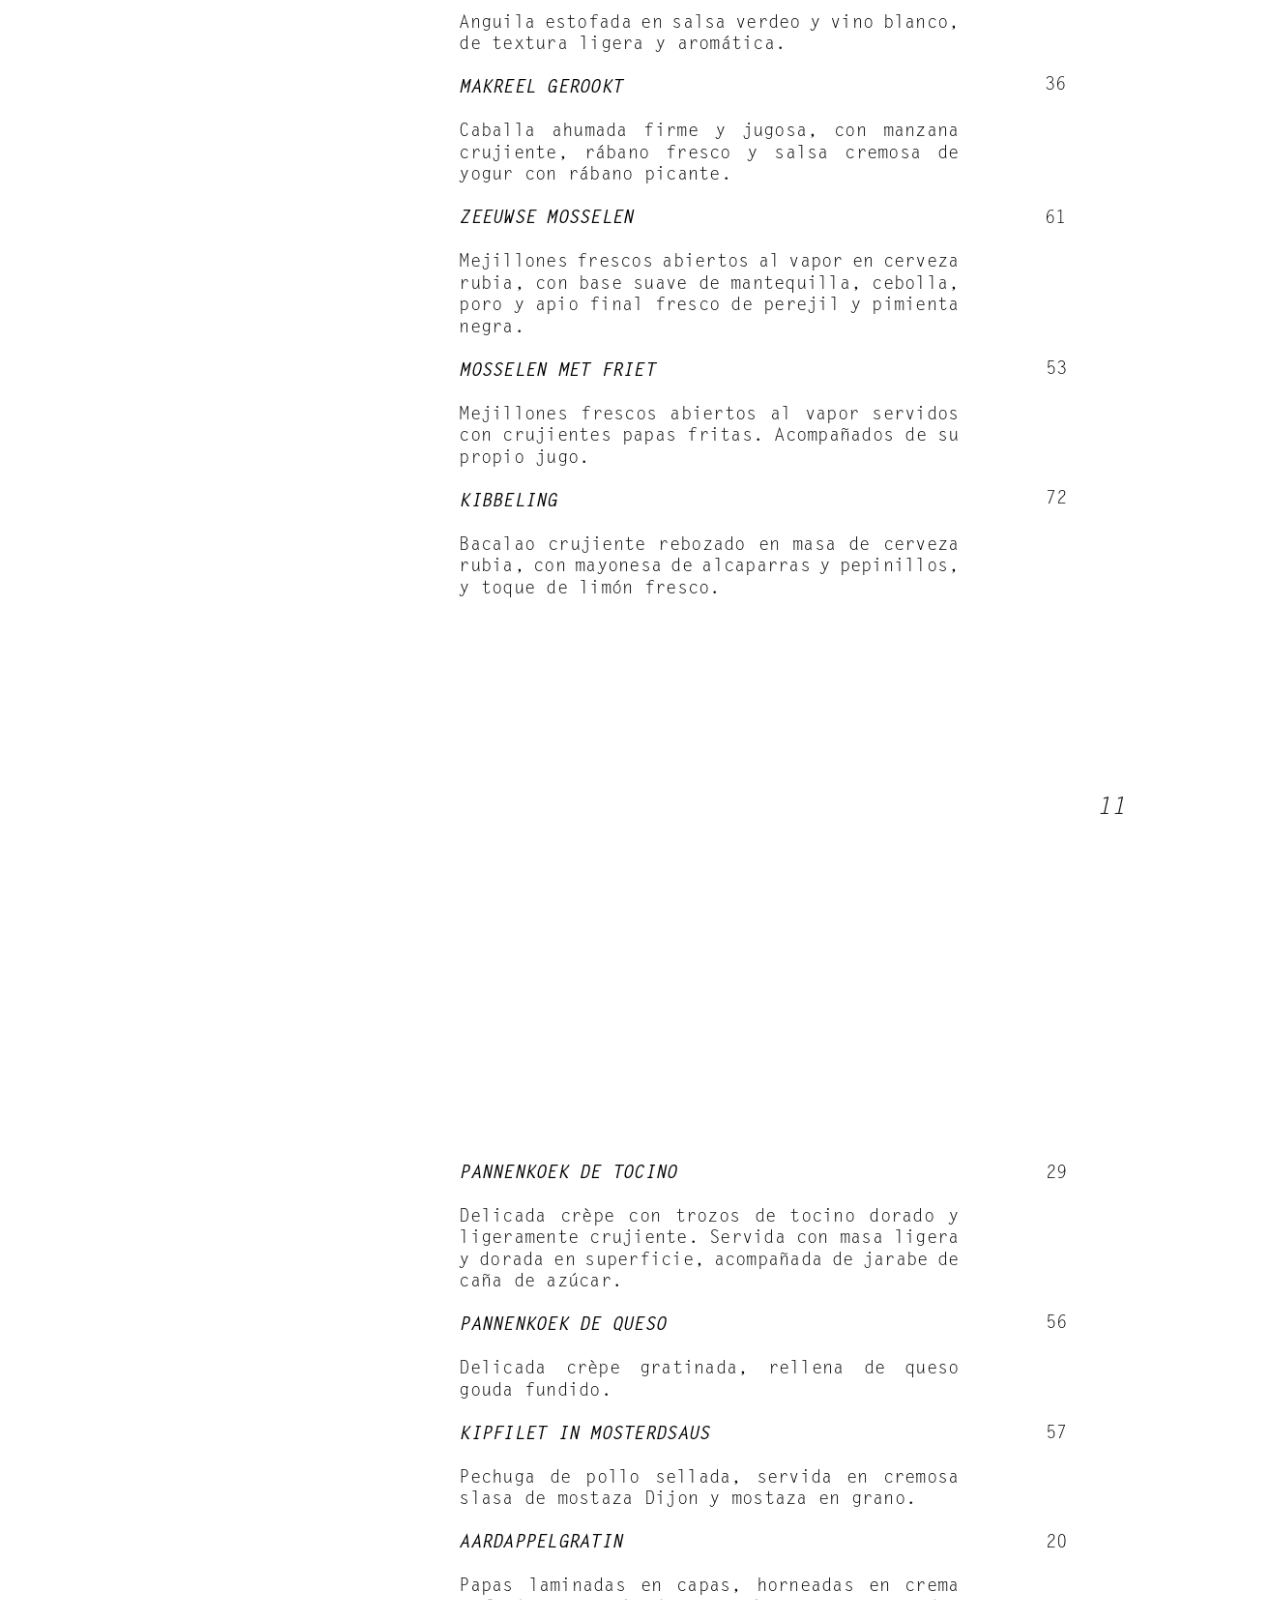
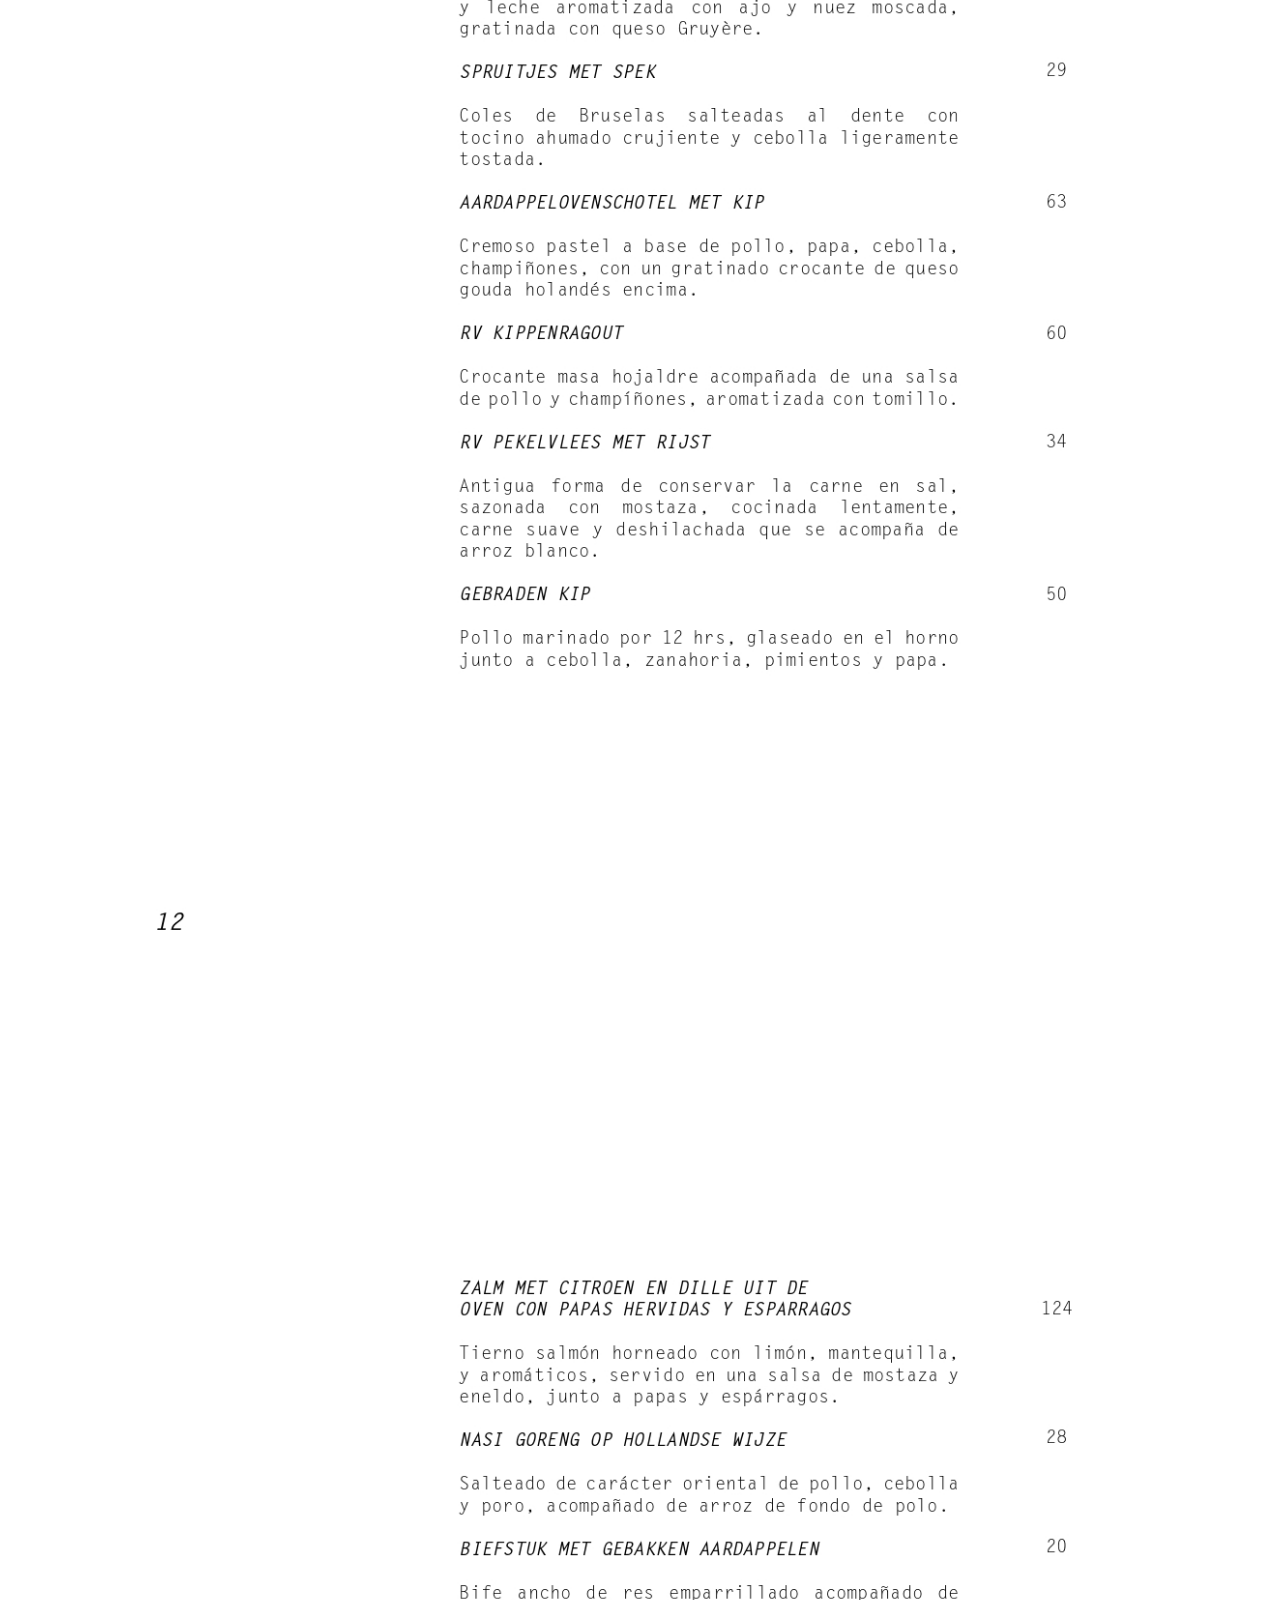
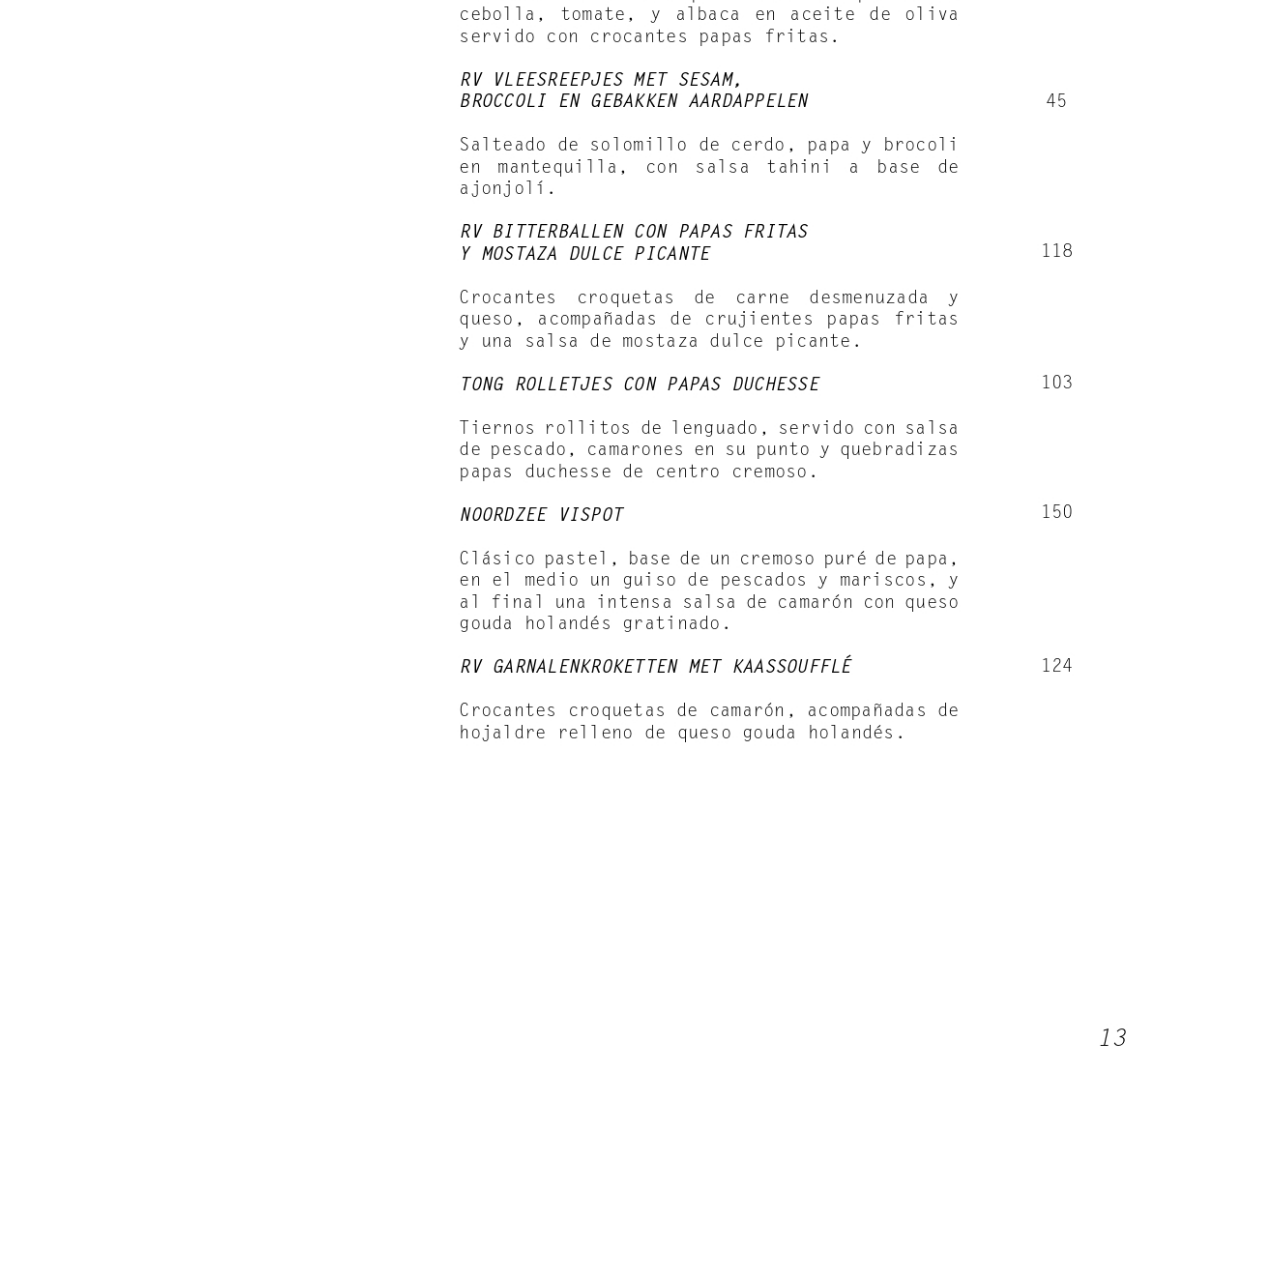
<file: fondos.html>
<!DOCTYPE html>
<html lang="es">
<head>
    <meta charset="UTF-8">
    <meta name="viewport" content="width=device-width, initial-scale=1.0">
    <link rel="preconnect" href="https://fonts.googleapis.com">
    <link rel="preconnect" href="https://fonts.gstatic.com" crossorigin>
    <link href="https://fonts.googleapis.com/css2?family=Nanum+Gothic&display=swap" rel="stylesheet">
    <link rel="stylesheet" href="css/estilo.css">
    <title>Carta</title>
</head>
<body>
    <div class="container">
    <header><!--encabezado-->
        <a href="index.html">
            <img  id="logo" src="imagenes/Van_de_mar.png" alt="Logo"/>
        </a> 
        <button class="menu-toggle">
            ☰
        </button>
        <nav class="menu"><!--titulo-->
            <ul class="menu-horizontal">
                <li><a href="#">Nuestra Carta</a>
                    <ul class="menu-vertical"> <!--menu de las cartas-->
                        <li>
                            <a href="entradas.html">Entradas</a>
                        </li>
                        <li>
                            <a href="fondos.html".html">Fondos</a>
                        </li>
                        <li>
                            <a href="postres.html">Postres</a>
                        </li>
                        <li>
                            <a href="bebidas.html">Bebidas</a>
                        </li>
                        <li>
                            <a href="ninos.html">Niños</a>
                        </li>
                    </ul>
                </li>
                <li><a href="contacto.html">Contacto</a></li>
            </ul>
        </nav>
    </header>
        <main >
            <!---<h1 class="titulo">Carta de Entradas y Platos de fondo</h1>-->
            <section class="carta_fondos">
                <img src="imagenes/carta_entradas_fondos/Carta_6.jpg" alt="">
                <img src="imagenes/carta_entradas_fondos/Carta_7.jpg" alt="">
                <img src="imagenes/carta_entradas_fondos//Carta_8.jpg" alt="">
                <img src="imagenes/carta_entradas_fondos/Carta_9.jpg" alt="">
                <img src="imagenes/carta_entradas_fondos//Carta_10.jpg" alt="">
                <img src="imagenes/carta_entradas_fondos/Carta_11.jpg" alt="">
                <img src="imagenes/carta_entradas_fondos/Carta_12.jpg" alt="">
                <img src="imagenes/carta_entradas_fondos/Carta_13.jpg" alt="">
            </section>
        </main>
    <footer>
        <!--pie de pagina-->
    </footer>
    <script src="script/script.js"></script>
    </div>
</body>
</file>
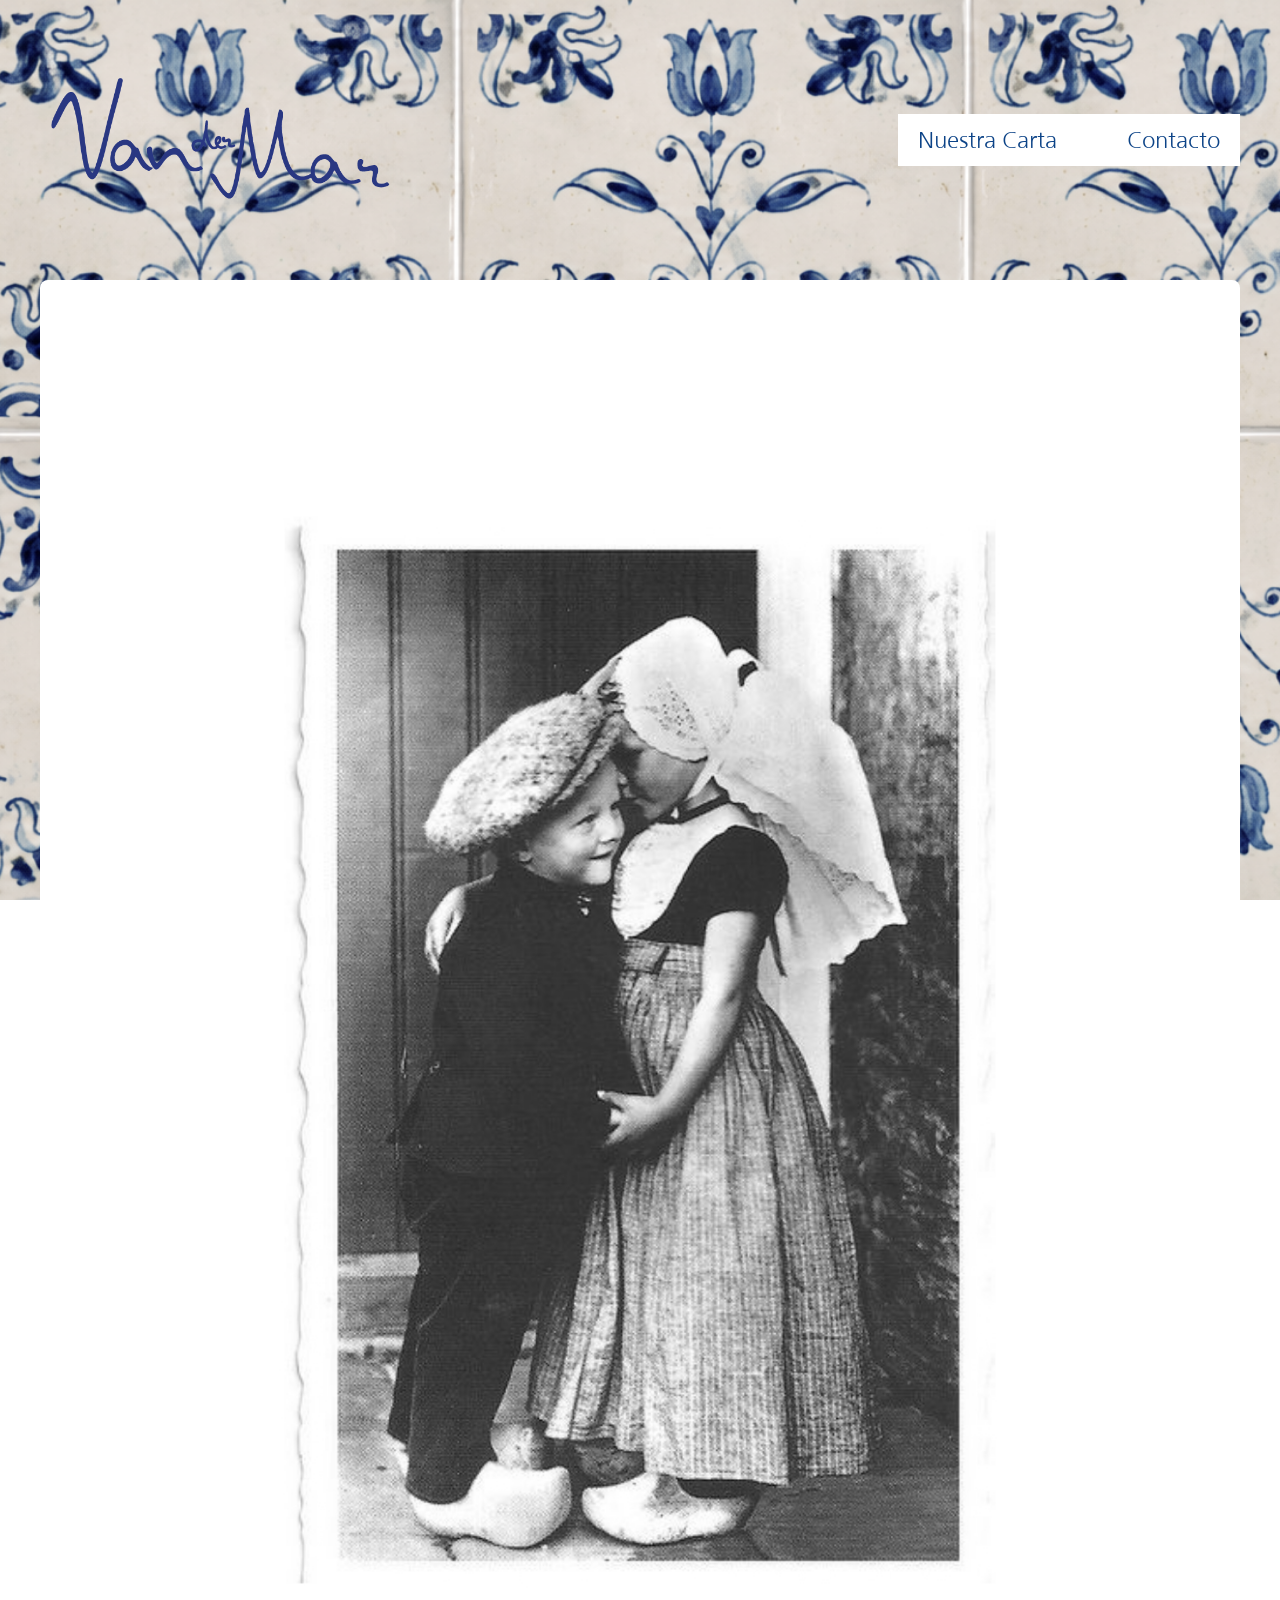
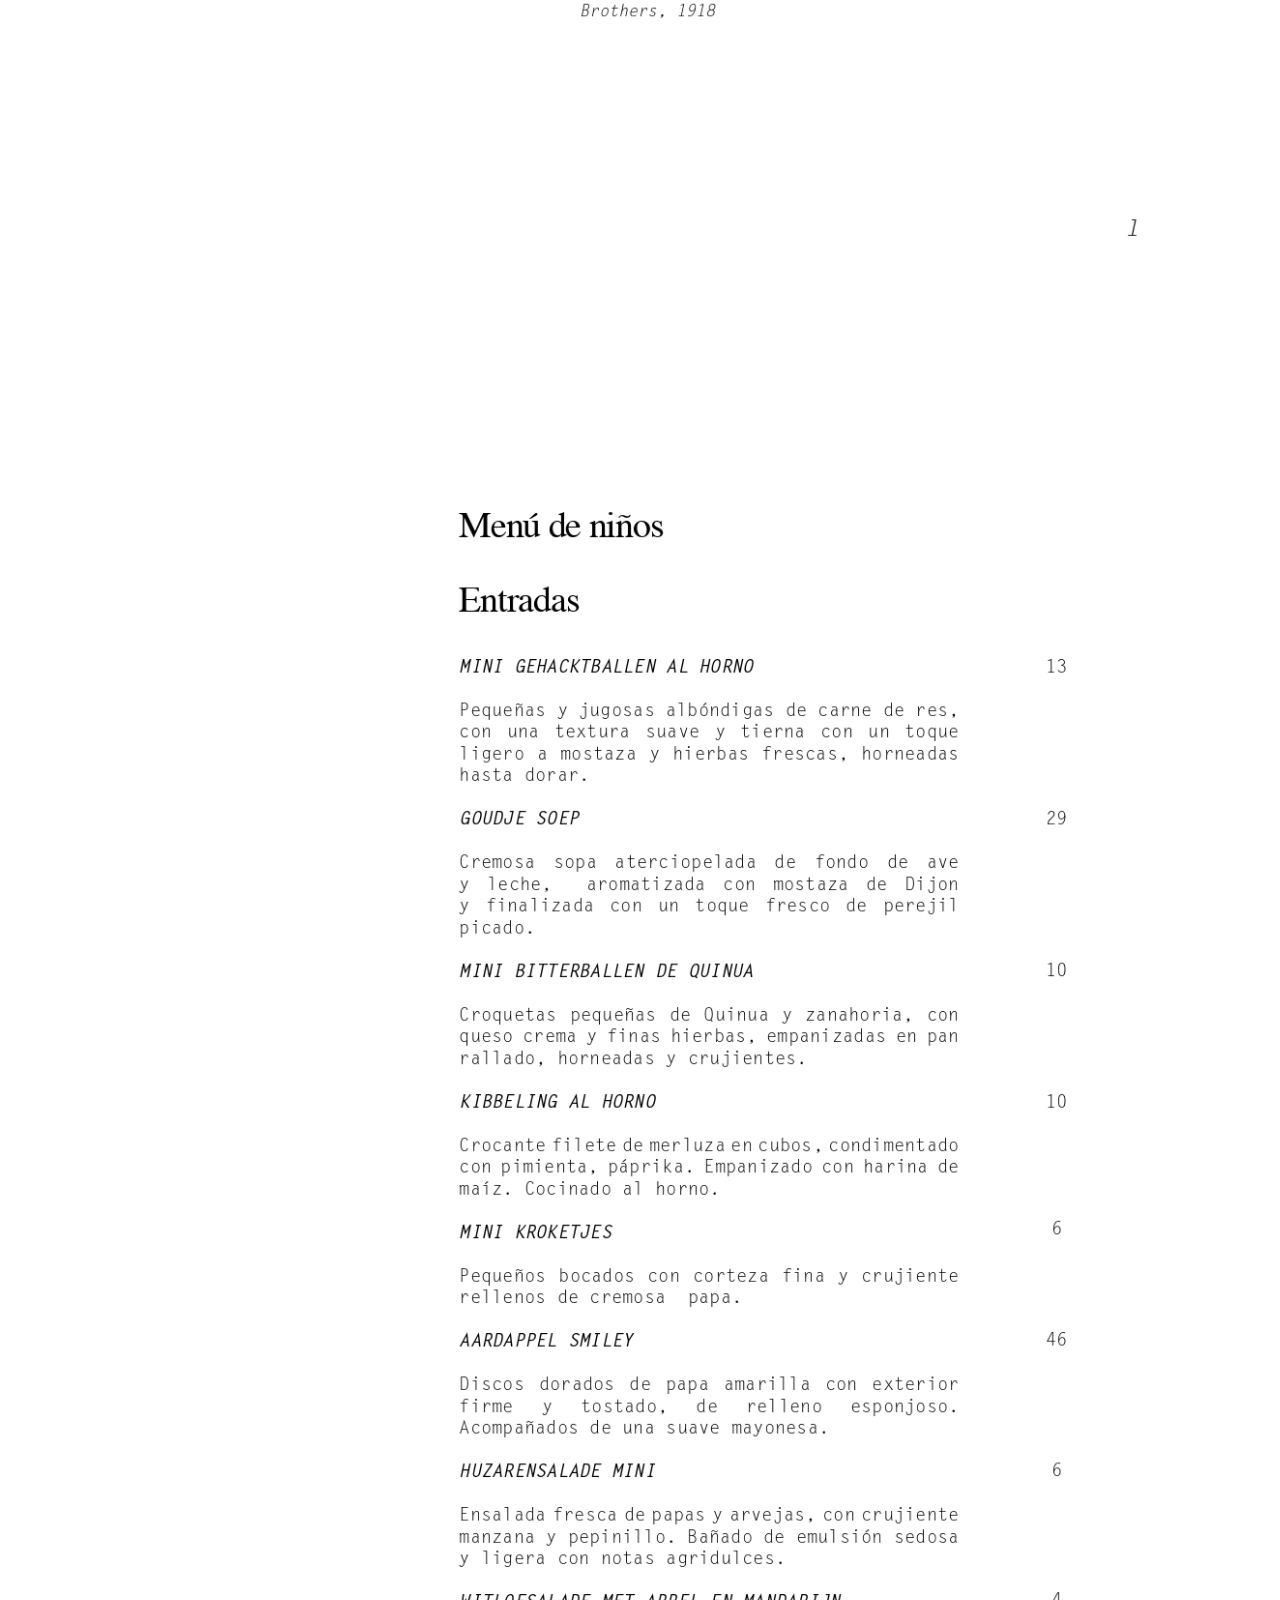
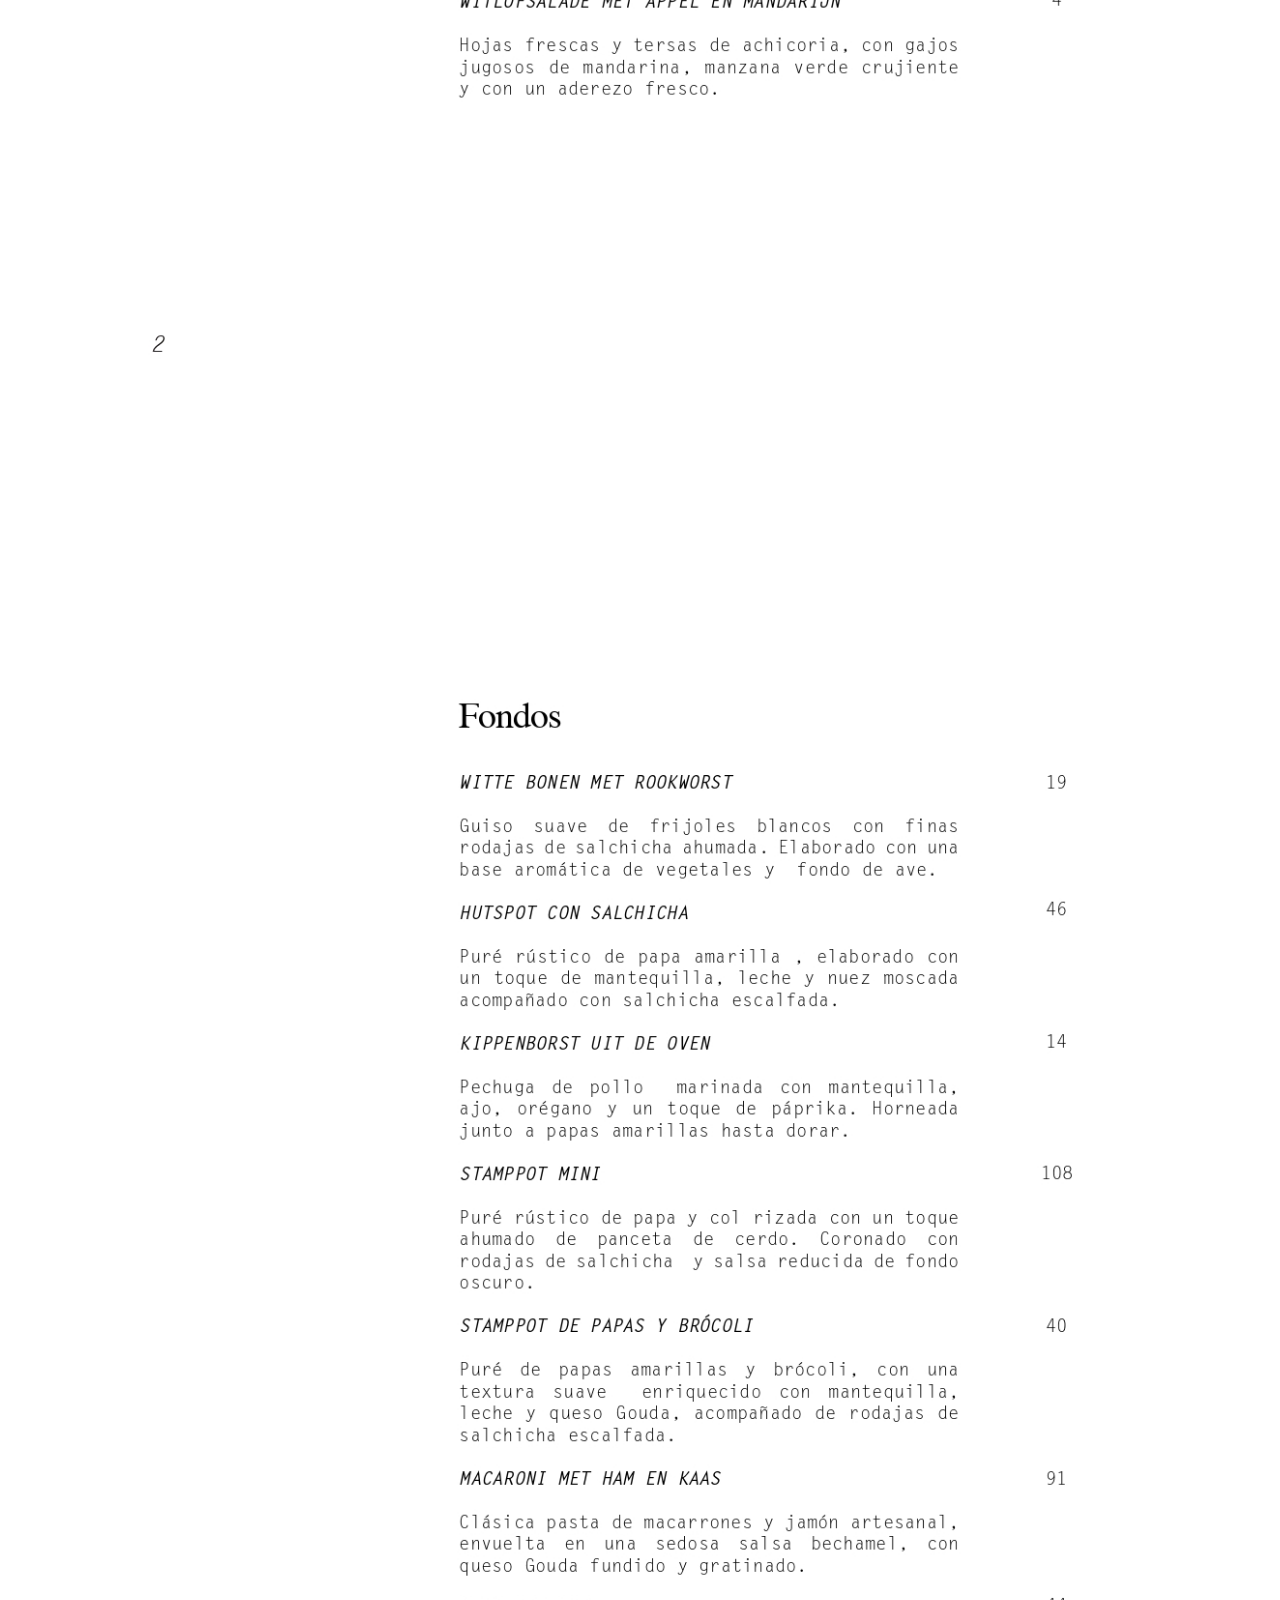
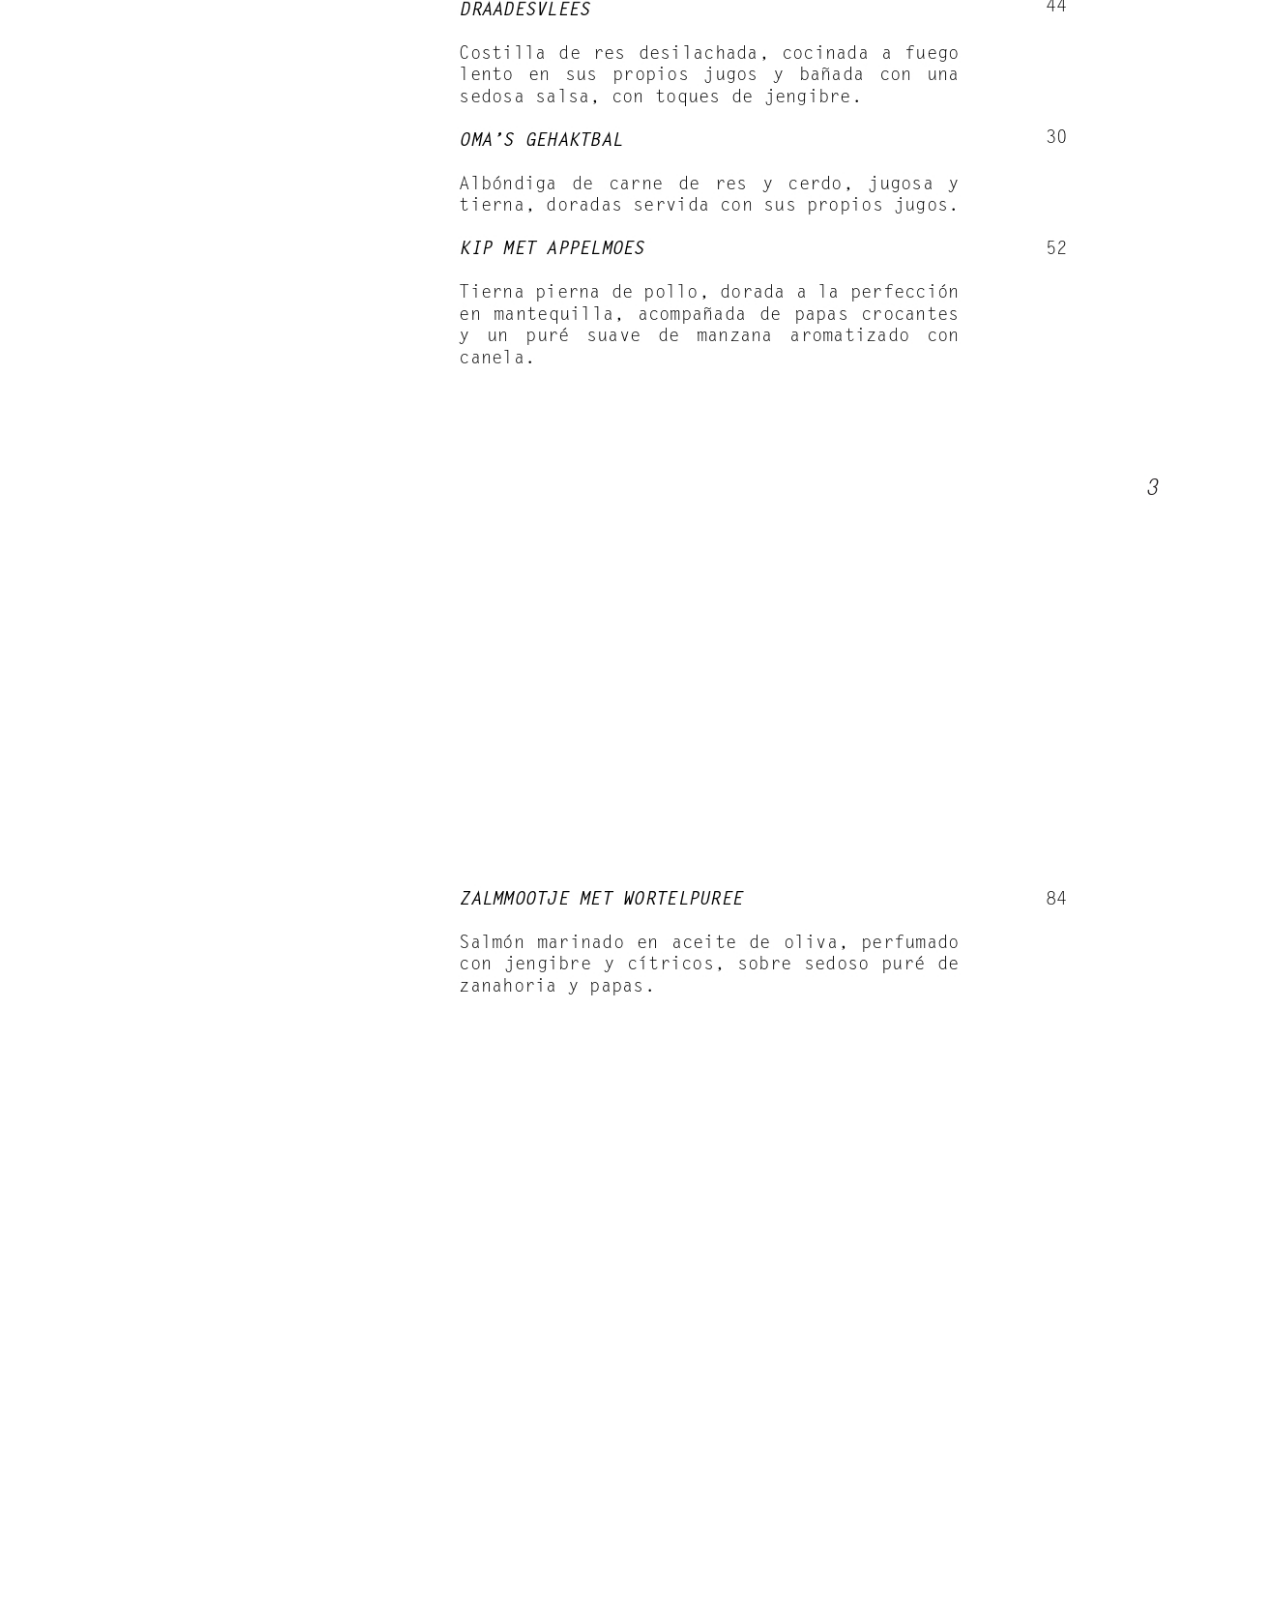
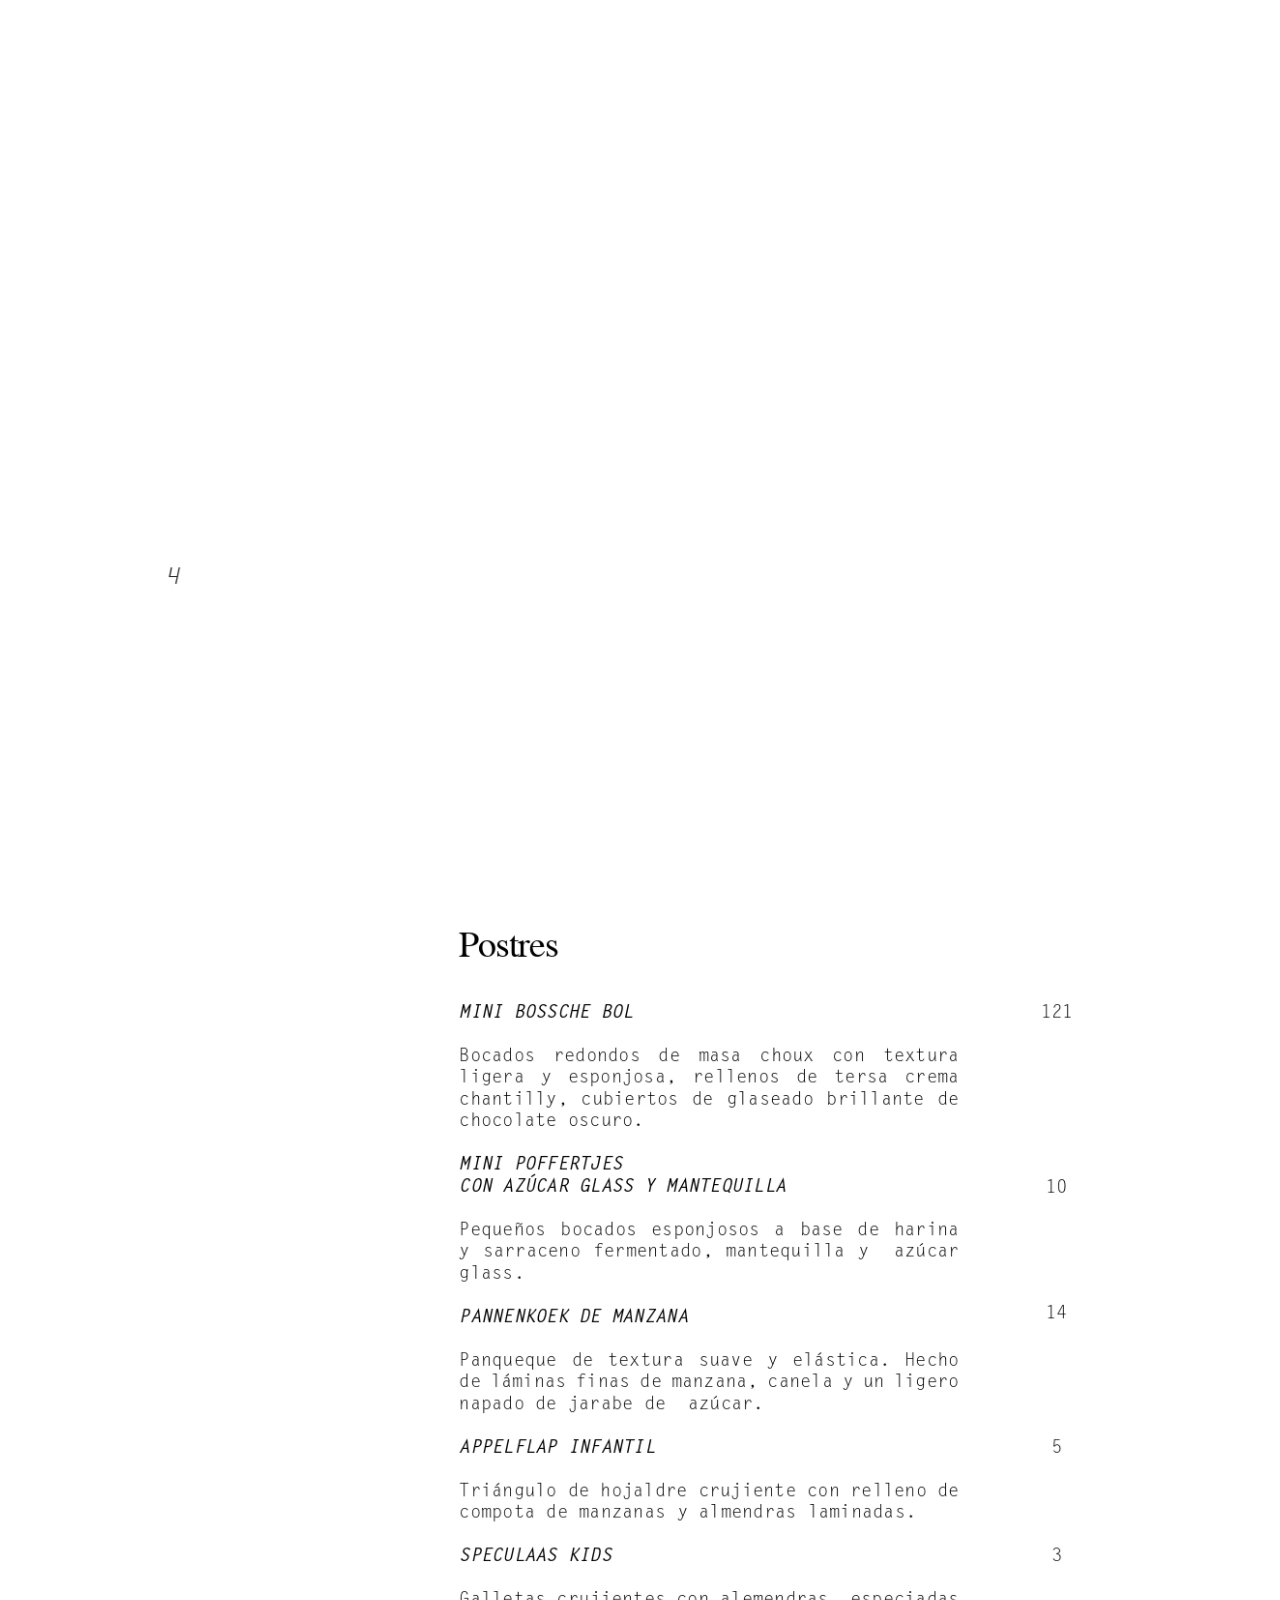
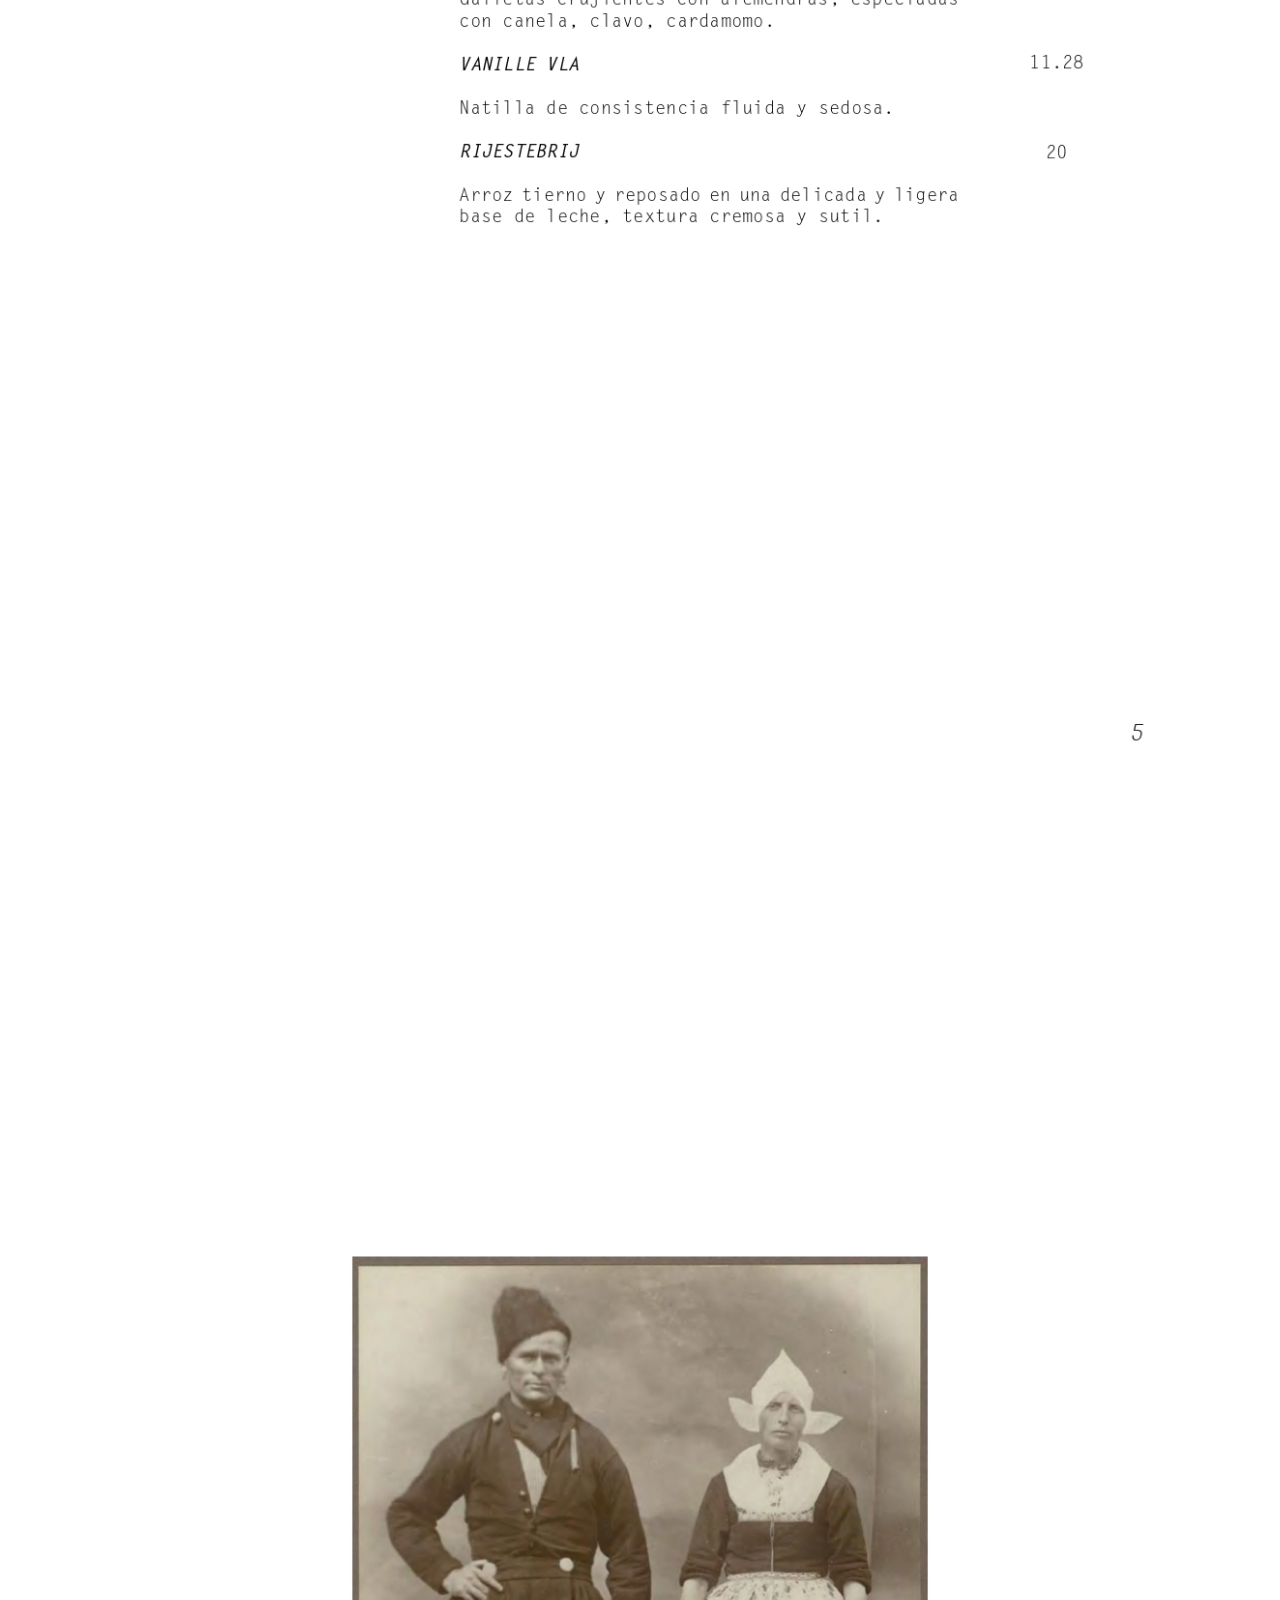
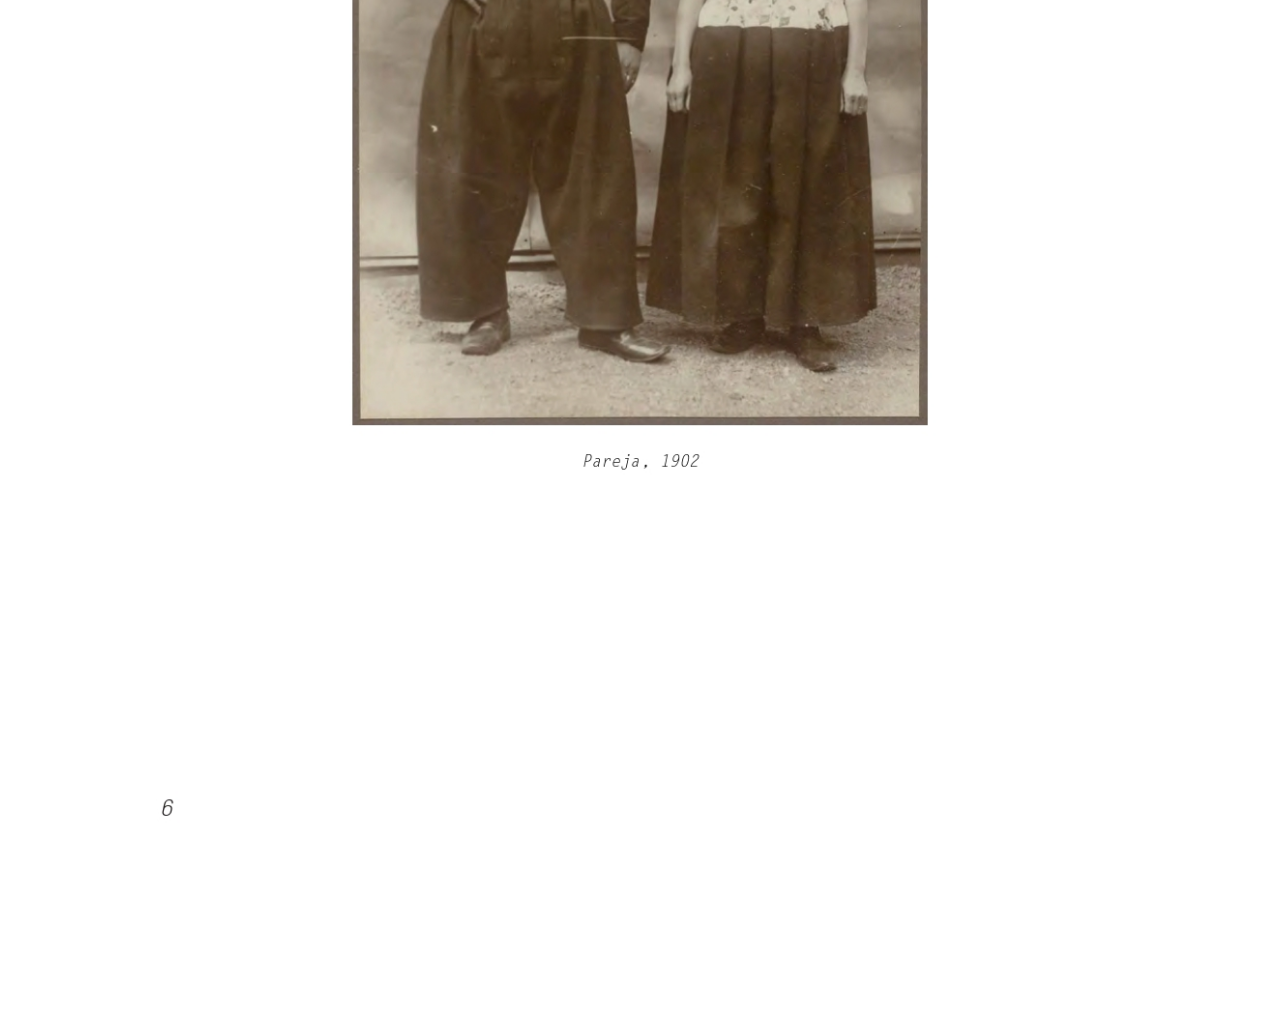
<file: ninos.html>
<!DOCTYPE html>
<html lang="es">
<head>
    <meta charset="UTF-8">
    <meta name="viewport" content="width=device-width, initial-scale=1.0">
    <link rel="preconnect" href="https://fonts.googleapis.com">
    <link rel="preconnect" href="https://fonts.gstatic.com" crossorigin>
    <link href="https://fonts.googleapis.com/css2?family=Nanum+Gothic&display=swap" rel="stylesheet">
    <link rel="stylesheet" href="css/estilo.css">
    <title>Carta niños</title>
</head>
<body>
    <div class="container">
    <header><!--encabezado-->
        <a href="index.html">
            <img  id="logo" src="imagenes/Van_de_mar.png" alt="Logo"/>
        </a> 
        <button class="menu-toggle">
            ☰
        </button>
        <nav class="menu"><!--titulo-->
            <ul class="menu-horizontal">
                <li><a href="#">Nuestra Carta</a>
                    <ul class="menu-vertical"> <!--menu de las cartas-->
                        <li>
                            <a href="e_f.html">Entradas y Fondos</a>
                        </li>
                        <li>
                            <a href="postres.html">Postres</a>
                        </li>
                        <li>
                            <a href="bebidas.html">Bebidas</a>
                        </li>
                        <li>
                            <a href="ninos.html">Niños</a>
                        </li>
                    </ul>
                </li>
                <li><a href="contacto.html">Contacto</a></li>
            </ul>
        </nav>
    </header>
        <main >
            <!---<h1 class="titulo">Carta de Entradas y Platos de fondo</h1>-->
            <section class="carta_fondos">
                <img src="imagenes/carta_niños/Carta_1.jpg" alt="">
                <img src="imagenes/carta_niños/Carta_2.jpg" alt="">
                <img src="imagenes/carta_niños/Carta_3.jpg" alt="">
                <img src="imagenes/carta_niños/Carta_4.jpg" alt="">
                <img src="imagenes/carta_niños/Carta_5.jpg" alt="">
                <img src="imagenes/carta_niños/Carta_6.jpg" alt="">
            </section>
        </main>
    <footer>
        <!--pie de pagina-->
    </footer>
    <script src="script/script.js"></script>
    </div>
</body>
</file>
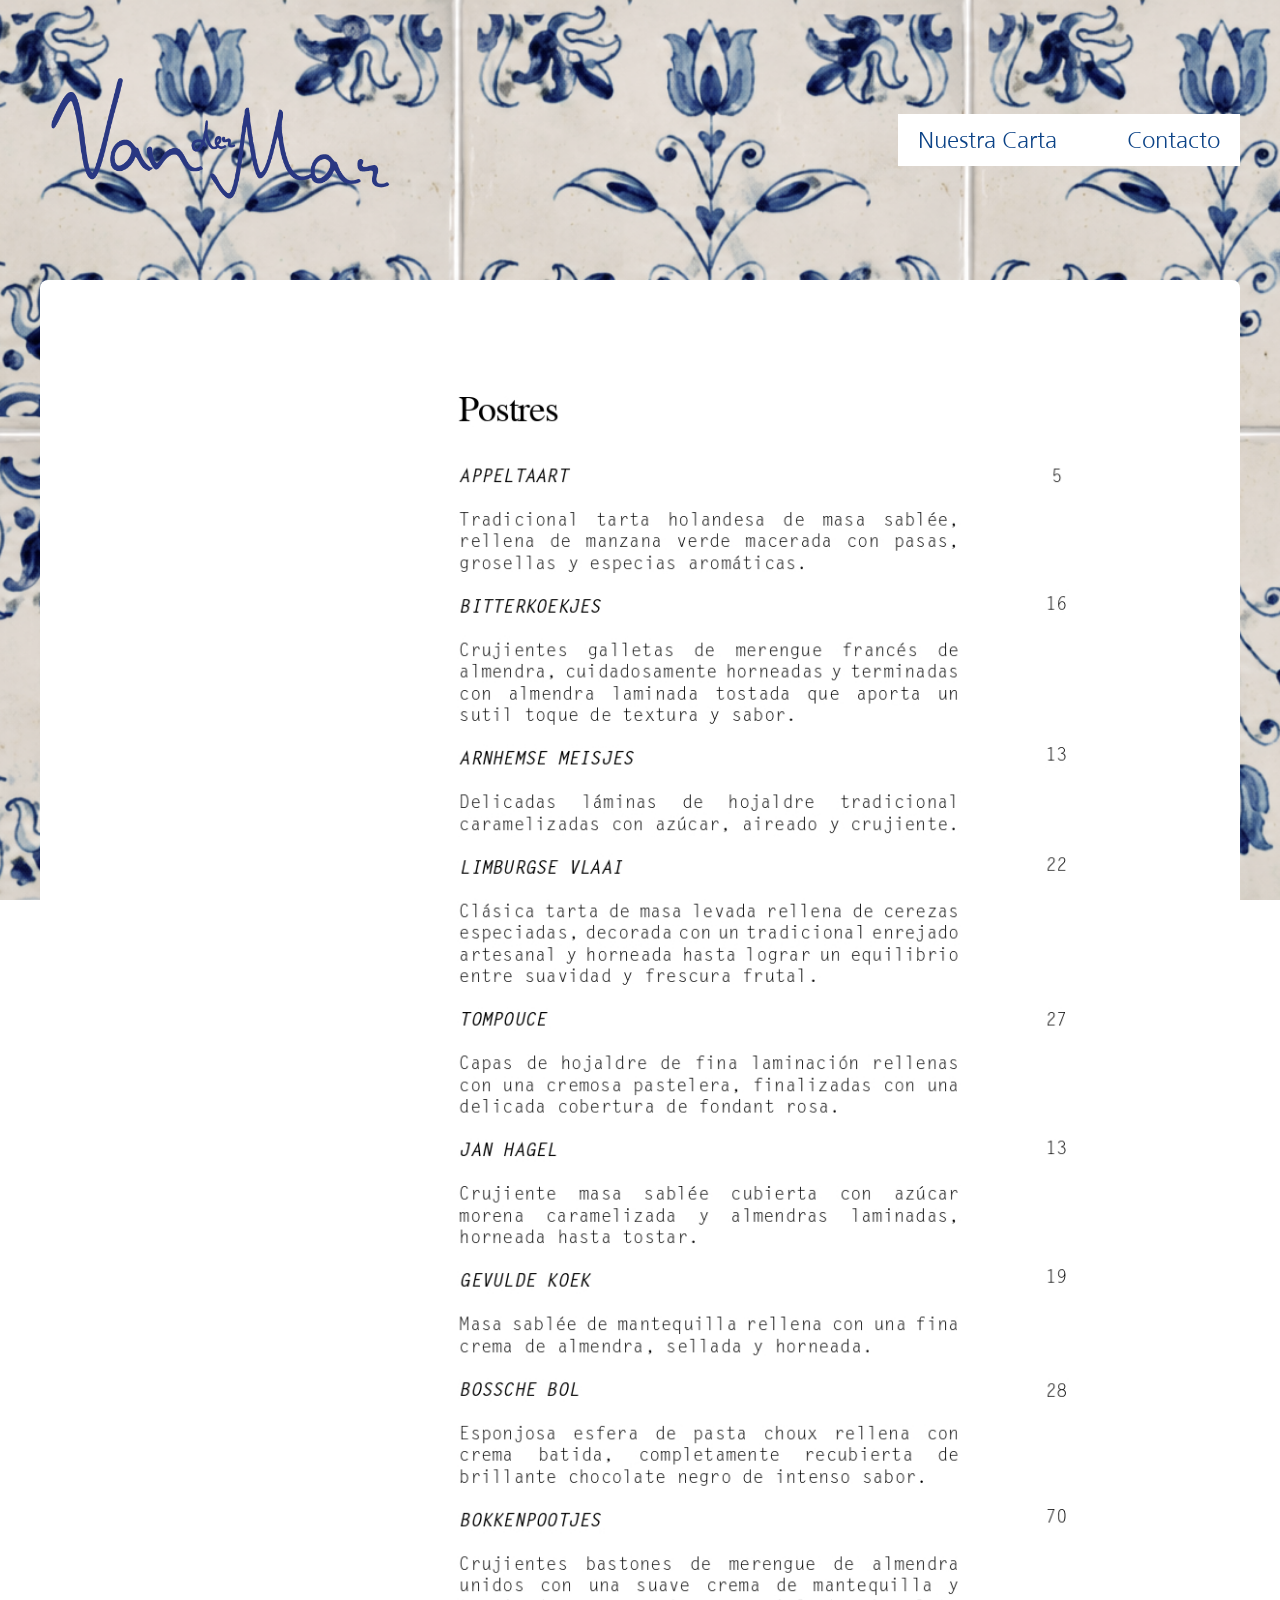
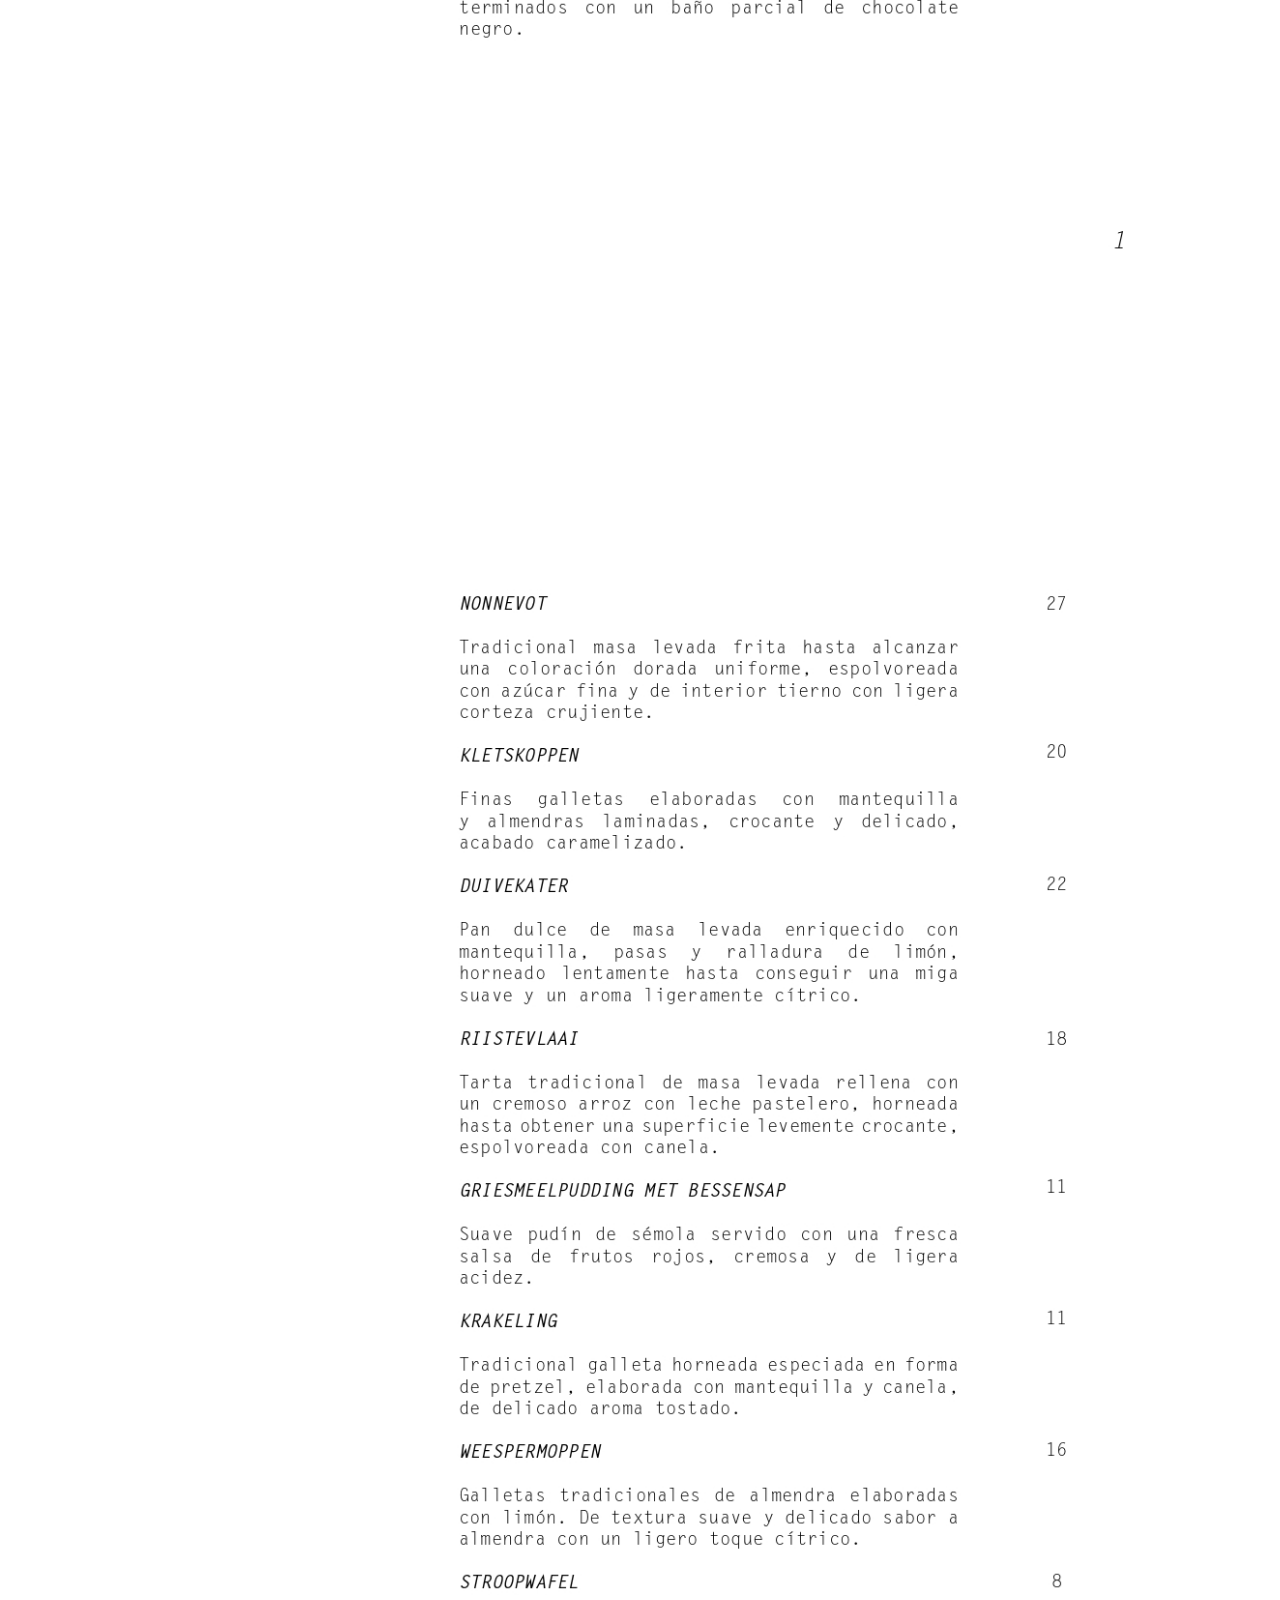
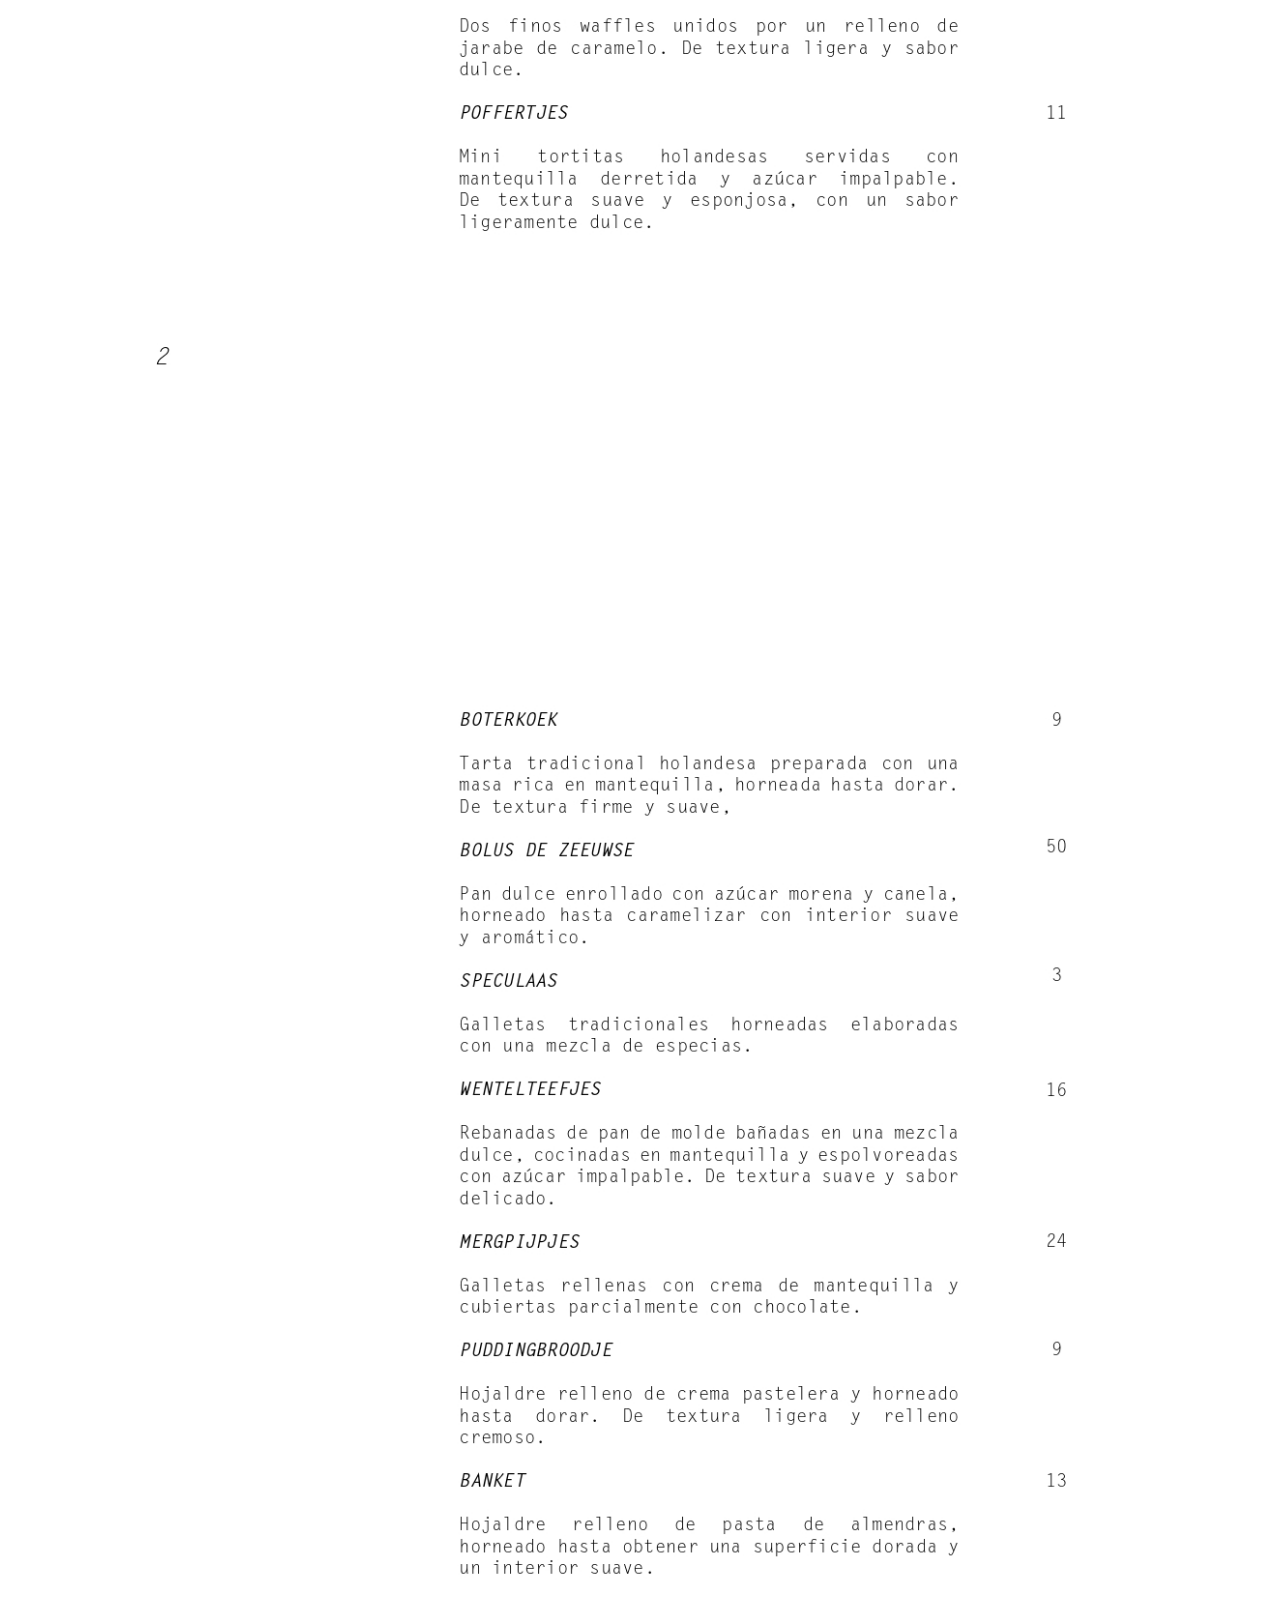
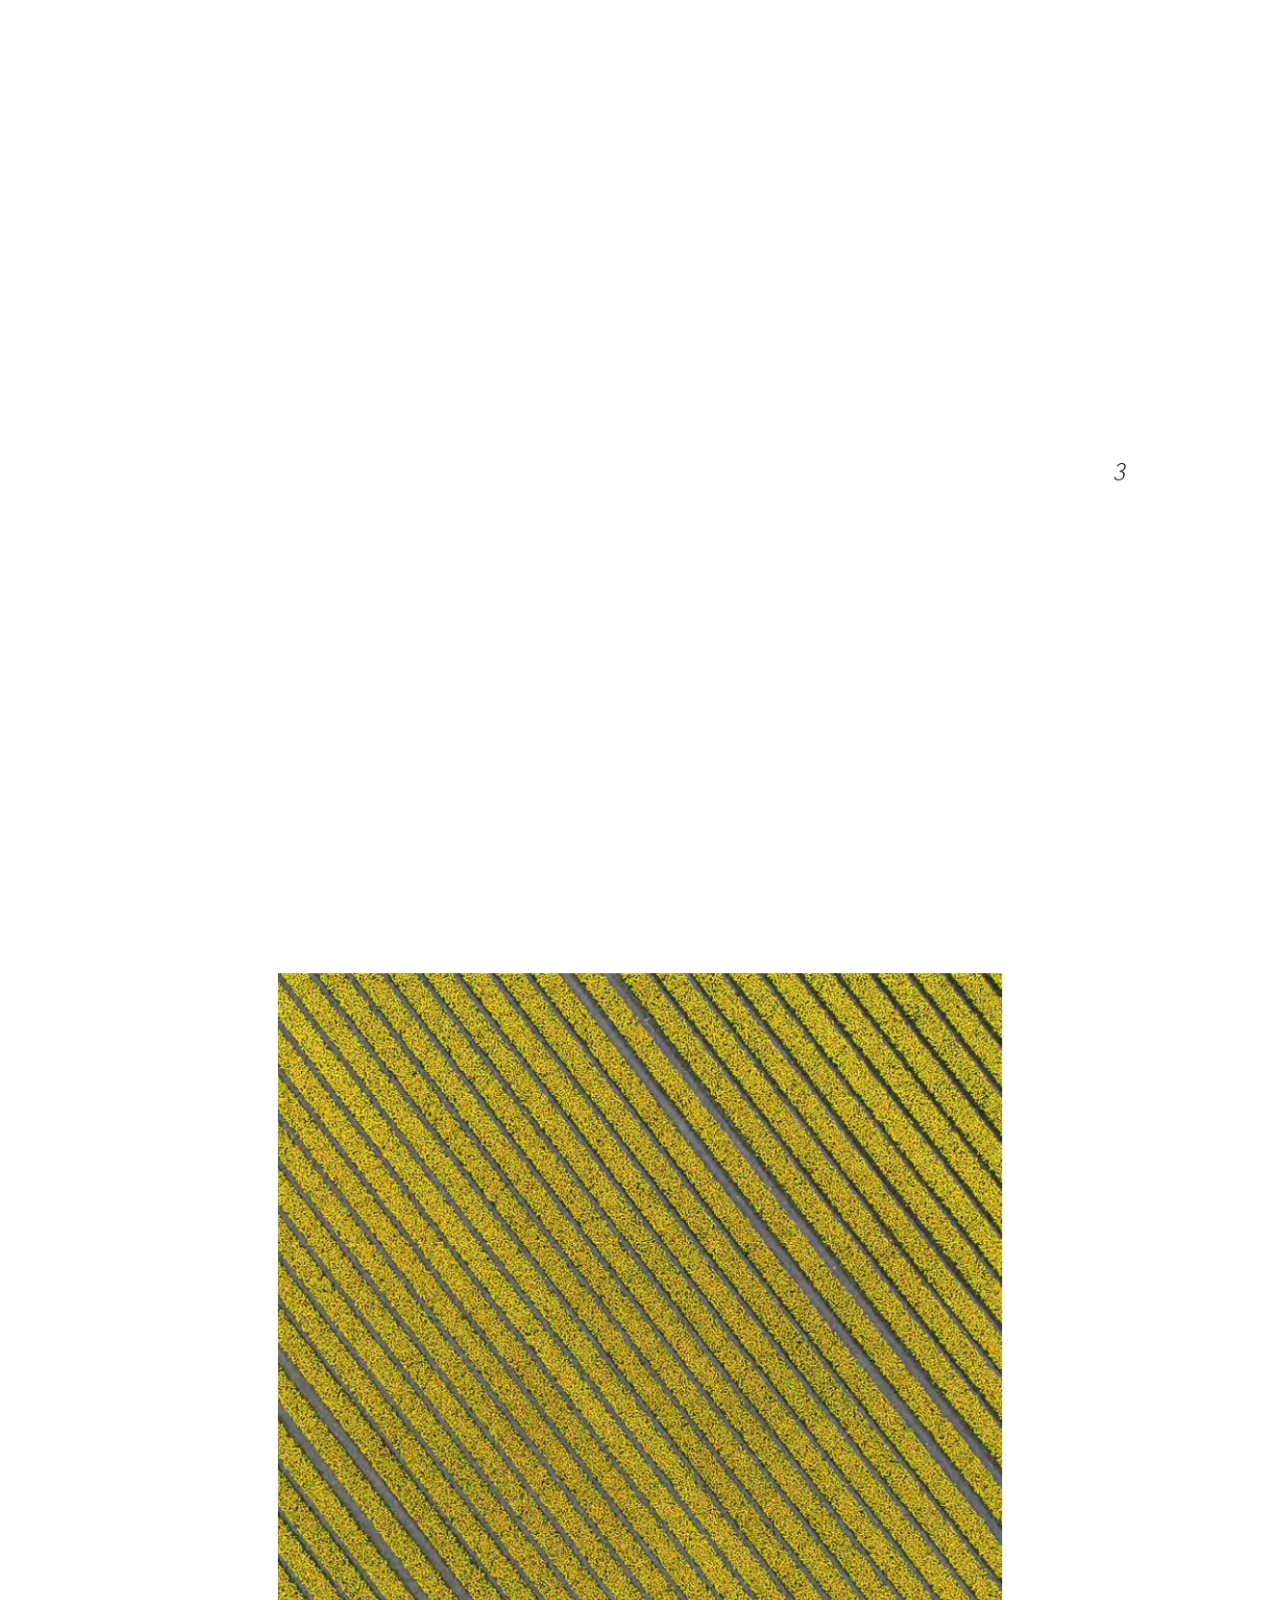
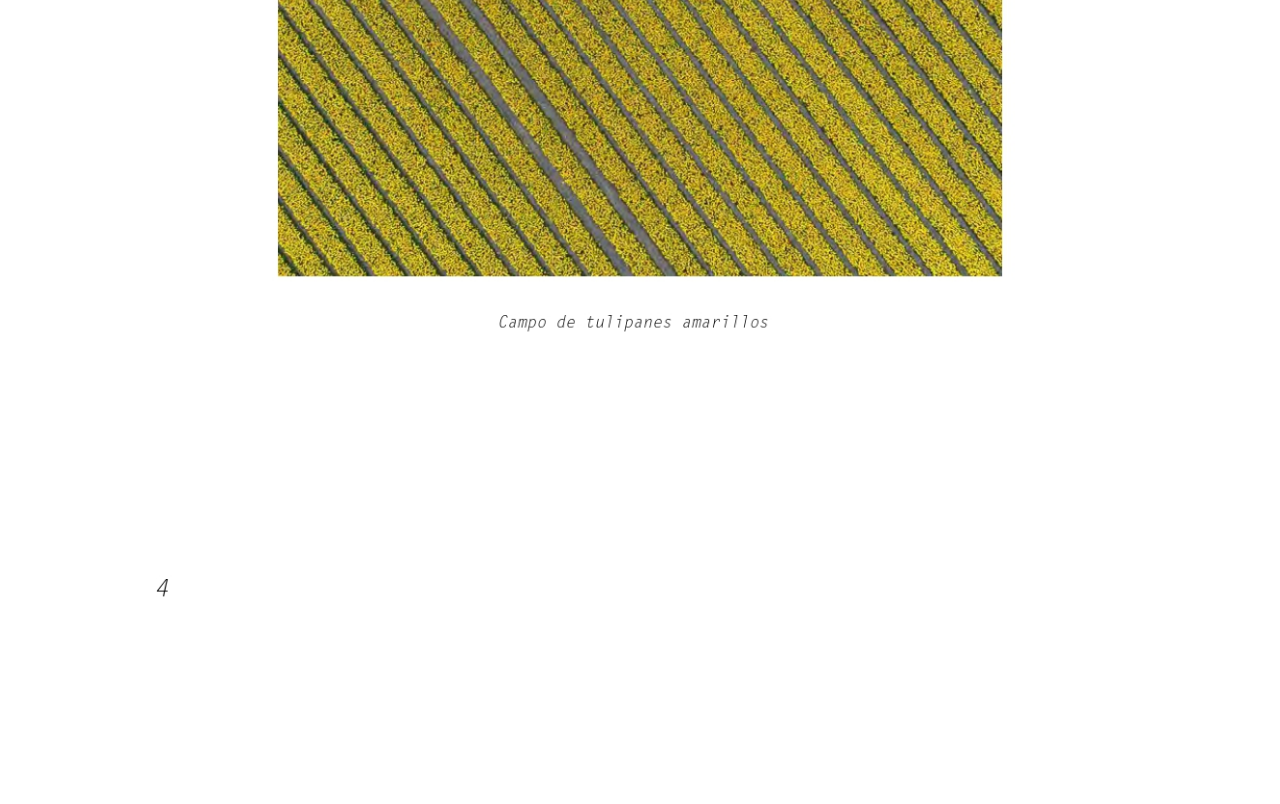
<file: postres.html>
<!DOCTYPE html>
<html lang="es">
<head>
    <meta charset="UTF-8">
    <meta name="viewport" content="width=device-width, initial-scale=1.0">
    <link rel="preconnect" href="https://fonts.googleapis.com">
    <link rel="preconnect" href="https://fonts.gstatic.com" crossorigin>
    <link href="https://fonts.googleapis.com/css2?family=Nanum+Gothic&display=swap" rel="stylesheet">
    <link rel="stylesheet" href="css/estilo.css">
    <title>Carta</title>
</head>
<body>
    <div class="container">
    <header><!--encabezado-->
        <a href="index.html">
            <img  id="logo" src="imagenes/Van_de_mar.png" alt="Logo"/>
        </a> 
        <button class="menu-toggle">
            ☰
        </button>
        <nav class="menu"><!--titulo-->
            <ul class="menu-horizontal">
                <li><a href="#">Nuestra Carta</a>
                    <ul class="menu-vertical"> <!--menu de las cartas-->
                        <li>
                            <a href="e_f.html">Entradas y Fondos</a>
                        </li>
                        <li>
                            <a href="postres.html">Postres</a>
                        </li>
                        <li>
                            <a href="bebidas.html">Bebidas</a>
                        </li>
                        <li>
                            <a href="ninos.html">Niños</a>
                        </li>
                    </ul>
                </li>
                <li><a href="contacto.html">Contacto</a></li>
            </ul>
        </nav>
    </header>
        <main >
            <!---<h1 class="titulo">Carta de Entradas y Platos de fondo</h1>-->
            <section class="carta_fondos">
                <img src="imagenes/carta_postes/Carta_1.jpg" alt="">
                <img src="imagenes/carta_postes/Carta_2.jpg" alt="">
                <img src="imagenes/carta_postes/Carta_3.jpg" alt="">
                <img src="imagenes/carta_postes/Carta_4.jpg" alt="">
            </section>
        </main>
    <footer>
        <!--pie de pagina-->
    </footer>
    <script src="script/script.js"></script>
    </div>
</body>
</file>
<file: css/estilo.css>
*{
    margin: 0;
    padding: 0;
    box-sizing: border-box;
    font-family: "Nanum Gothic", sans-serif;
    font-weight: 1em;
}
body{
    background-image: url(../imagenes/fondo.png);
    background-size: cover;
    background-position: center;
    background-repeat: no-repeat;
    background-attachment: fixed;
    
}
header {
    display:flex;
    flex-direction:row;
    justify-content:space-between;
    align-items:center;
    gap:30px;
    padding:20px 0;
    flex-wrap:wrap;
}
nav{
    margin-left:auto;
    background-color: rgb(255, 255, 255);
    font-size: 1.4em;
}
.container{
    width:100%;
    max-width:1200px;
    margin:40px auto;
    overflow:hidden;
    border-radius:12px;
}

.contacto{
    margin: 1em 1em 1em 1em;
    background-color: rgb(255, 255, 255);
    list-style: none;
}
h1{
    margin-left: 1em;
    text-align: left;
    }
h2{
    margin-left: 2em;
}
.txt_c{
    margin-left: 4em;  
}
.titulo{
    color: rgb(12, 67, 135);
}
.rc1{
    display: block;
    margin: auto; 
}
#logo{
    width:100%;
    max-width:350px;
    height:auto;
}

/*tongle*/
.menu-toggle{
    display:none;
    font-size:2rem;
    background:none;
    border:none;
    cursor:pointer;
}

@media (max-width:768px){

    .menu-toggle{

        display:block;

    }
    .menu{

    display:none;
    position:relative;

    }
    .menu.activo{

        display:block;

    }
    .contacto-grid{

        grid-template-columns:1fr;

    }
    .txt{
        padding:60px;
    }

    .txt h2{
        font-size:2.5rem;
    }

    .txt p{
        font-size:1.2rem;
        max-width:700px;
    }
        header{
        display:flex;
        flex-direction:column;
        align-items:center;
        gap:20px;
    }

}
/*mh*/
.menu-horizontal{
    display:flex;
    gap:30px;
    list-style:none;
    align-items:center;
    padding:0;
    margin:0;
}

.menu-horizontal > li{
    position: relative;
}
.menu-horizontal > li:hover > .menu-vertical{
    display: block;
}
.menu-horizontal a{
    display:block;
    padding:12px 20px;
    color:#0c4387;
    text-decoration:none;
    transition:.3s;
}
.menu-horizontal a:hover{
    background:#87ceeb;
    border-radius:6px;
}

.menu-horizontal > li:hover{
    
    background: skyblue;
}

/*menu de la carta del restaurant*/
.carta_fondos{
    width: min(1200px, 100%);
    margin: 40px auto;
}

.carta_fondos img{
    width: 100%;
    display: block;
    margin-bottom: 20px;
    border-radius: 8px;
}
.menu-vertical{
    display:none;
    position:absolute;
    top:100%;
    left:0;
    list-style:none;
    background:rgb(255, 255, 255);
    min-width:220px;
    box-shadow:0 5px 15px rgba(0,0,0,.2);
    padding:0;
    z-index:2000;
}

.menu-vertical li:hover{
    background-color: black;
}
.menu-vertical li a{
    display: block;
    color: rgb(12, 67, 135);
    padding: 15px 15px 15px 20px;
    text-decoration: none;
}
/* carrusel de imagenes */
.carrusel{
    position:relative;
    overflow:hidden;
    width:100%;
    max-width:1200px;
    margin:auto;
}
.slides{
    display:flex;
    transition:transform .5s ease;
}
.slides img{
    width:100%;
    flex-shrink:0;
}
.prev,
.next{
    position:absolute;
    top:50%;
    transform:translateY(-50%);
    font-size:2rem;
    border:none;
    background:rgba(0,0,0,.4);
    color:white;
    cursor:pointer;
    padding:15px;
}
.prev{

    left:20px;

}
.next{

    right:20px;

}
.slide{
    position: relative;
    min-width: 100%;
}
.texto-slide{
    position: absolute;
    left: 50px;
    bottom: 60px;
    color: white;
    max-width: 800px;
    background: rgba(0,0,0,.45);
    padding:20px;
    border-radius:10px;
}
@media (max-width:768px){

    .texto-slide{
        left:20px;
        right:20px;
        bottom:20px;
        max-width:100%;
        padding:15px;
    }

    .texto-slide h2{
        font-size:1.5rem;
    }

    .texto-slide p{
        font-size:0.9rem;
    }

}
</file>
